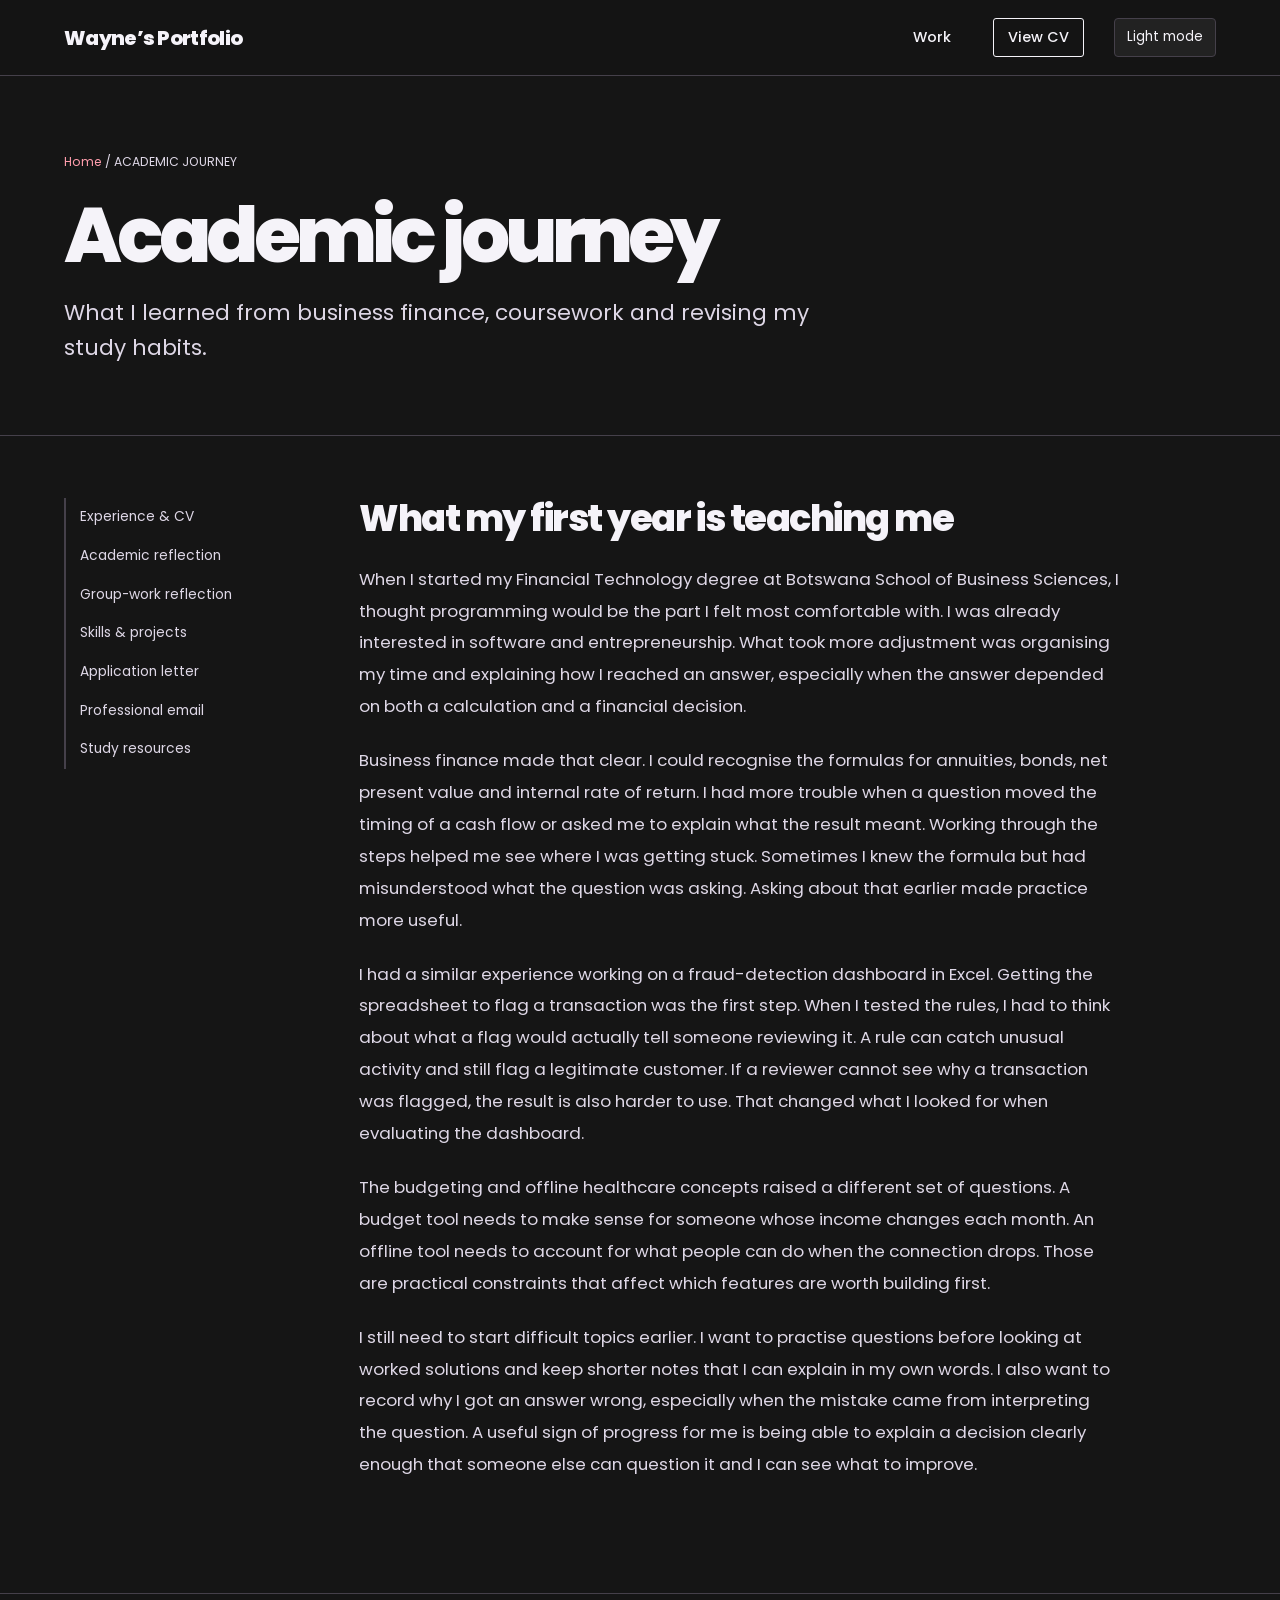
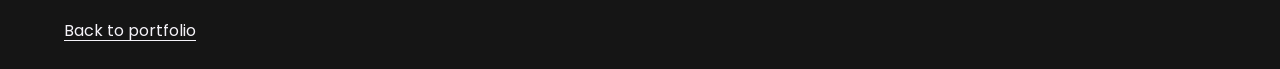
<file: academic-reflection.html>
<!doctype html><html lang="en"><head><meta charset="utf-8"><meta name="viewport" content="width=device-width, initial-scale=1"><meta name="theme-color" content="#151515"><meta name="description" content="A first-year reflection on learning finance, applying technology, developing study habits and growing at Botswana School of Business Sciences."><title>Academic Reflection | Wayne's Portfolio</title><link rel="stylesheet" href="assets/style.css"><link rel="stylesheet" href="assets/portfolio.css"><script src="assets/main.js" defer></script><script defer src="assets/theme.js"></script></head><body class="dark"><a class="skip" href="#main">Skip to main content</a><header class="site-header"><div class="wrap header-in"><a class="logo" href="index.html" aria-label="Wayne portfolio home">Wayne’s Portfolio</a><button class="menu-btn" type="button" aria-expanded="false" aria-controls="main-nav">Menu</button><nav class="nav" id="main-nav" aria-label="Main navigation">
  <a href="index.html#portfolio">Work</a>
  <a class="nav-cv" href="cv.html">View CV</a>
</nav><button type="button" class="theme-toggle" data-theme-toggle aria-label="Dark mode" aria-pressed="true"><span data-theme-label>Light mode</span></button></div></header><main id="main"><section class="page-hero"><div class="wrap"><div class="crumb"><a href="index.html">Home</a> / ACADEMIC JOURNEY</div><h1 class="display">Academic journey</h1><p class="lead">What I learned from business finance, coursework and revising my study habits.</p></div></section><div class="wrap content-area"><aside class="side" aria-label="Portfolio sections"><a href="cv.html">Experience & CV</a><a href="academic-reflection.html">Academic reflection</a><a href="group-reflection.html">Group-work reflection</a><a href="projects.html">Skills & projects</a><a href="application-letter.html">Application letter</a><a href="email-template.html">Professional email</a><a href="study-tips.html">Study resources</a></aside><div class="prose"><article id="reflection" class="prose"><h2>What my first year is teaching me</h2><p>When I started my Financial Technology degree at Botswana School of Business Sciences, I thought programming would be the part I felt most comfortable with. I was already interested in software and entrepreneurship. What took more adjustment was organising my time and explaining how I reached an answer, especially when the answer depended on both a calculation and a financial decision.</p><p>Business finance made that clear. I could recognise the formulas for annuities, bonds, net present value and internal rate of return. I had more trouble when a question moved the timing of a cash flow or asked me to explain what the result meant. Working through the steps helped me see where I was getting stuck. Sometimes I knew the formula but had misunderstood what the question was asking. Asking about that earlier made practice more useful.</p><p>I had a similar experience working on a fraud-detection dashboard in Excel. Getting the spreadsheet to flag a transaction was the first step. When I tested the rules, I had to think about what a flag would actually tell someone reviewing it. A rule can catch unusual activity and still flag a legitimate customer. If a reviewer cannot see why a transaction was flagged, the result is also harder to use. That changed what I looked for when evaluating the dashboard.</p><p>The budgeting and offline healthcare concepts raised a different set of questions. A budget tool needs to make sense for someone whose income changes each month. An offline tool needs to account for what people can do when the connection drops. Those are practical constraints that affect which features are worth building first.</p><p>I still need to start difficult topics earlier. I want to practise questions before looking at worked solutions and keep shorter notes that I can explain in my own words. I also want to record why I got an answer wrong, especially when the mistake came from interpreting the question. A useful sign of progress for me is being able to explain a decision clearly enough that someone else can question it and I can see what to improve.</p></article></div></div></main><footer class="footer"><div class="wrap"><a class="footer-home" href="index.html">Back to portfolio</a></div></footer></body></html>
</file>
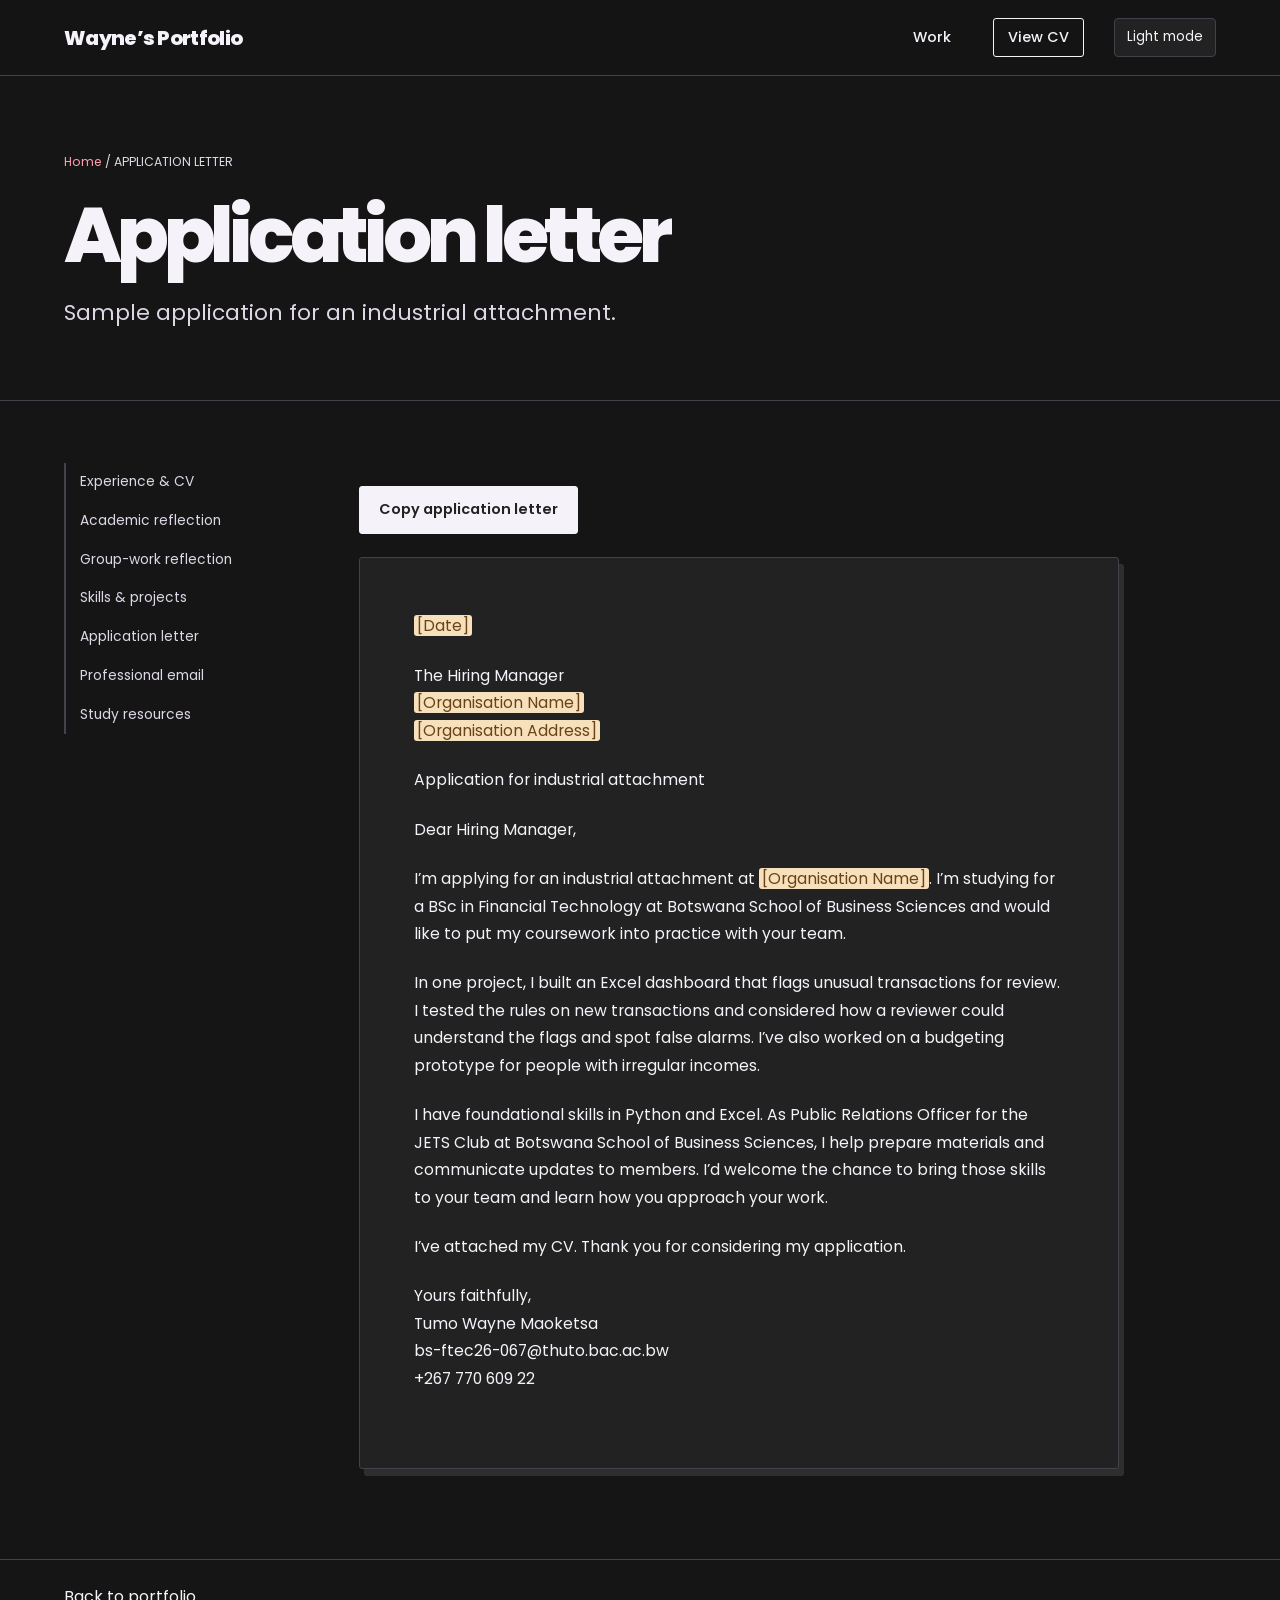
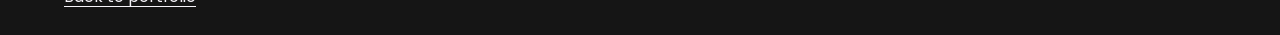
<file: application-letter.html>
<!doctype html><html lang="en"><head><meta charset="utf-8"><meta name="viewport" content="width=device-width, initial-scale=1"><meta name="theme-color" content="#151515"><meta name="description" content="A formal application letter for an industrial attachment placement in Financial Technology."><title>Application Letter | Wayne's Portfolio</title><link rel="stylesheet" href="assets/style.css"><link rel="stylesheet" href="assets/portfolio.css"><script src="assets/main.js" defer></script><script defer src="assets/theme.js"></script></head><body class="dark"><a class="skip" href="#main">Skip to main content</a><header class="site-header"><div class="wrap header-in"><a class="logo" href="index.html" aria-label="Wayne portfolio home">Wayne’s Portfolio</a><button class="menu-btn" type="button" aria-expanded="false" aria-controls="main-nav">Menu</button><nav class="nav" id="main-nav" aria-label="Main navigation">
  <a href="index.html#portfolio">Work</a>
  <a class="nav-cv" href="cv.html">View CV</a>
</nav><button type="button" class="theme-toggle" data-theme-toggle aria-label="Dark mode" aria-pressed="true"><span data-theme-label>Light mode</span></button></div></header><main id="main"><section class="page-hero"><div class="wrap"><div class="crumb"><a href="index.html">Home</a> / APPLICATION LETTER</div><h1 class="display">Application letter</h1><p class="lead">Sample application for an industrial attachment.</p></div></section><div class="wrap content-area"><aside class="side" aria-label="Portfolio sections"><a href="cv.html">Experience & CV</a><a href="academic-reflection.html">Academic reflection</a><a href="group-reflection.html">Group-work reflection</a><a href="projects.html">Skills & projects</a><a href="application-letter.html">Application letter</a><a href="email-template.html">Professional email</a><a href="study-tips.html">Study resources</a></aside><div class="prose"><div class="copy-actions"><button type="button" class="btn" data-copy="letter-source">Copy application letter</button><span class="copy-note" role="status"></span></div><div id="letter-source" class="letter-paper" data-raw="[Date]

The Hiring Manager
[Organisation Name]
[Organisation Address]

Application for industrial attachment

Dear Hiring Manager,

I’m applying for an industrial attachment at [Organisation Name]. I’m studying for a BSc in Financial Technology at Botswana School of Business Sciences and would like to put my coursework into practice with your team.

In one project, I built an Excel dashboard that flags unusual transactions for review. I tested the rules on new transactions and considered how a reviewer could understand the flags and spot false alarms. I’ve also worked on a budgeting prototype for people with irregular incomes.

I have foundational skills in Python and Excel. As Public Relations Officer for the JETS Club at Botswana School of Business Sciences, I help prepare materials and communicate updates to members. I’d welcome the chance to bring those skills to your team and learn how you approach your work.

I’ve attached my CV. Thank you for considering my application.

Yours faithfully,
Tumo Wayne Maoketsa
bs-ftec26-067@thuto.bac.ac.bw
+267 770 609 22"><p><span class="placeholder">[Date]</span></p><p>The Hiring Manager
<span class="placeholder">[Organisation Name]</span>
<span class="placeholder">[Organisation Address]</span></p><p>Application for industrial attachment</p><p>Dear Hiring Manager,</p><p>I’m applying for an industrial attachment at <span class="placeholder">[Organisation Name]</span>. I’m studying for a BSc in Financial Technology at Botswana School of Business Sciences and would like to put my coursework into practice with your team.</p><p>In one project, I built an Excel dashboard that flags unusual transactions for review. I tested the rules on new transactions and considered how a reviewer could understand the flags and spot false alarms. I’ve also worked on a budgeting prototype for people with irregular incomes.</p><p>I have foundational skills in Python and Excel. As Public Relations Officer for the JETS Club at Botswana School of Business Sciences, I help prepare materials and communicate updates to members. I’d welcome the chance to bring those skills to your team and learn how you approach your work.</p><p>I’ve attached my CV. Thank you for considering my application.</p><p>Yours faithfully,
Tumo Wayne Maoketsa
bs-ftec26-067@thuto.bac.ac.bw
+267 770 609 22</p></div></div></div></main><footer class="footer"><div class="wrap"><a class="footer-home" href="index.html">Back to portfolio</a></div></footer></body></html>
</file>
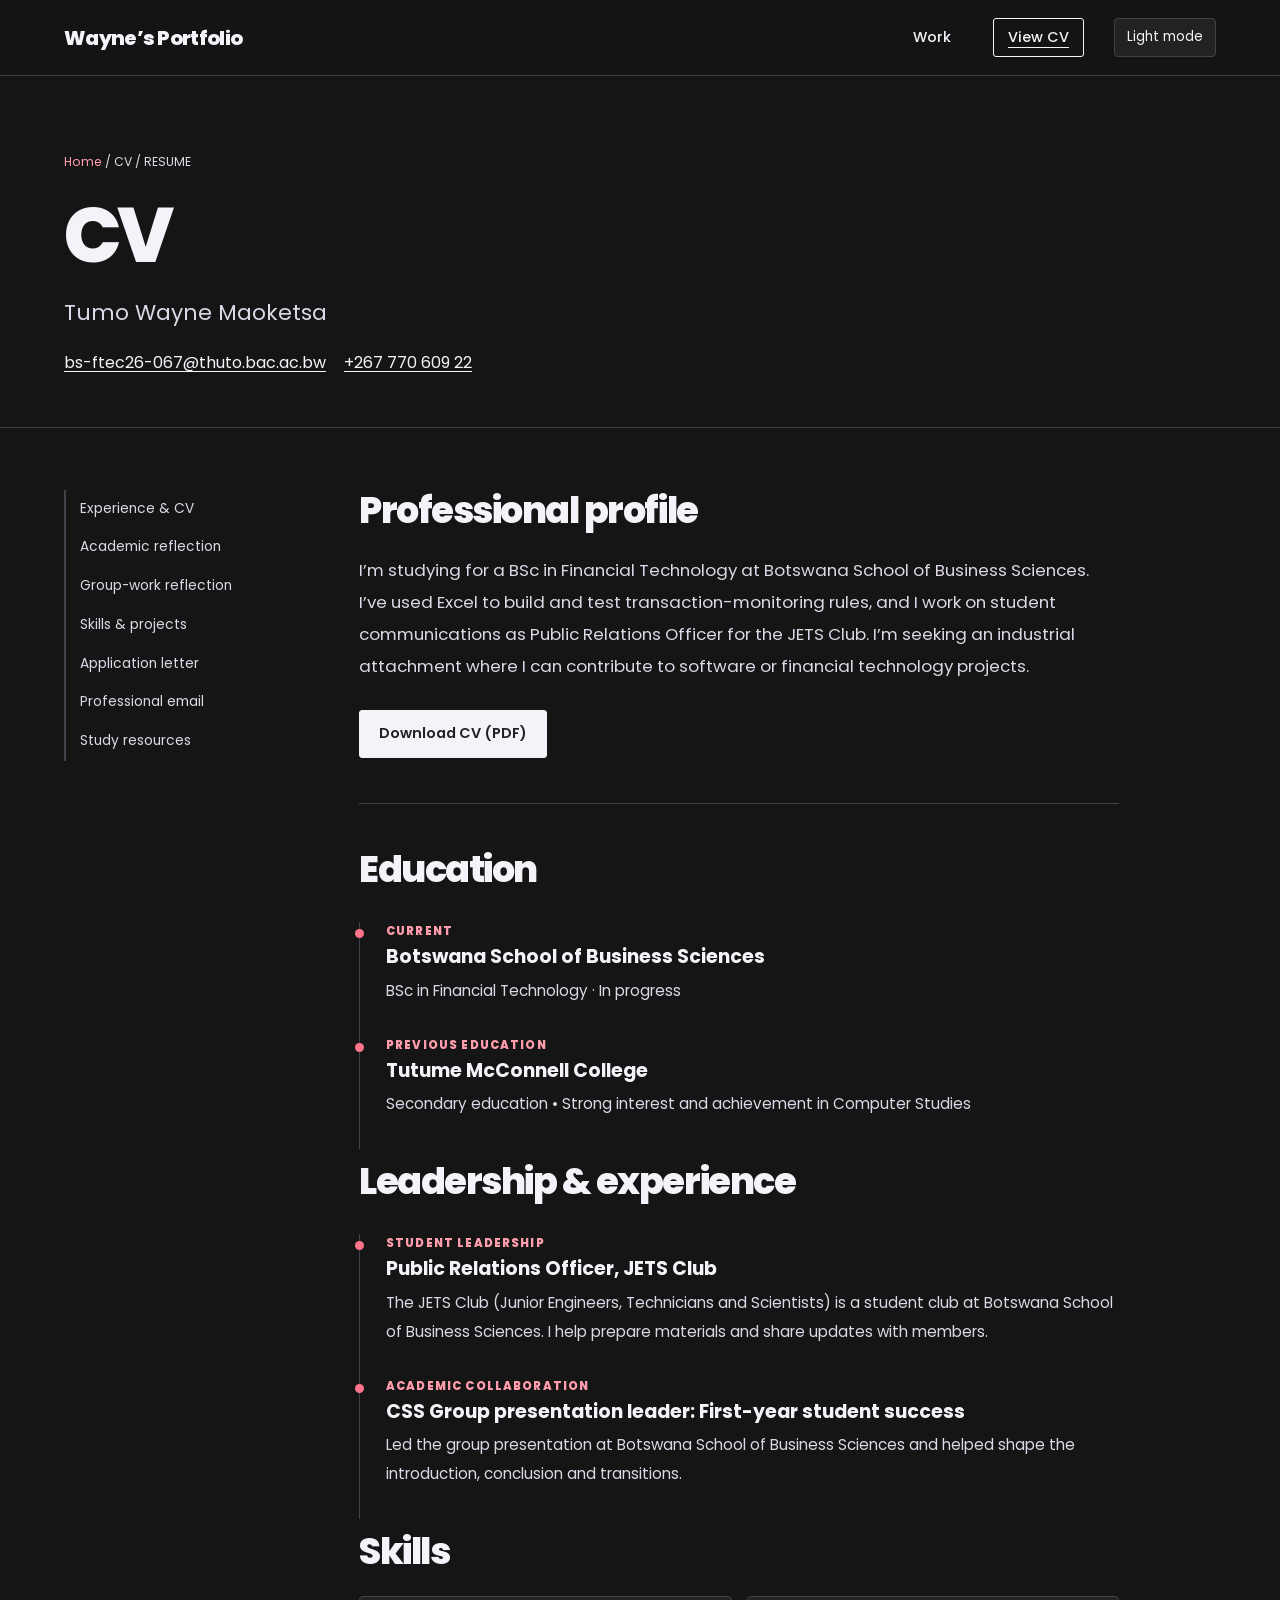
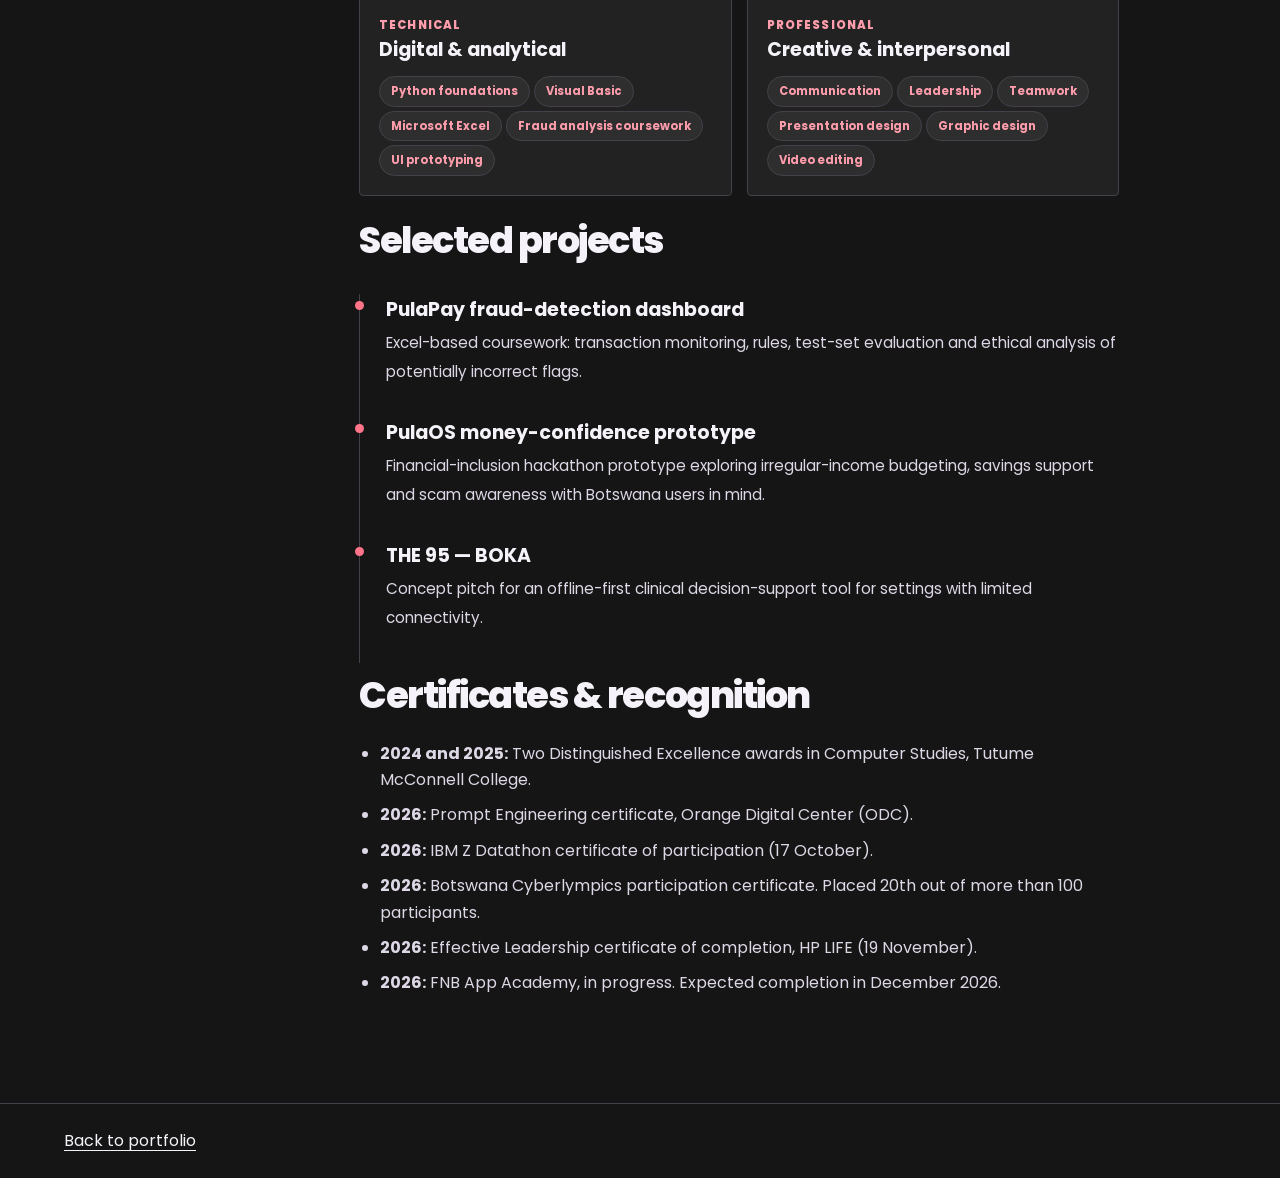
<file: cv.html>
<!doctype html><html lang="en"><head><meta charset="utf-8"><meta name="viewport" content="width=device-width, initial-scale=1"><meta name="theme-color" content="#151515"><meta name="description" content="Education, skills, leadership and projects from Tumo Wayne Maoketsa, a Financial Technology student at Botswana School of Business Sciences."><title>CV &amp; Experience | Wayne's Portfolio</title><link rel="stylesheet" href="assets/style.css"><link rel="stylesheet" href="assets/portfolio.css"><script src="assets/main.js" defer></script><script defer src="assets/theme.js"></script></head><body class="dark"><a class="skip" href="#main">Skip to main content</a><header class="site-header"><div class="wrap header-in"><a class="logo" href="index.html" aria-label="Wayne portfolio home">Wayne’s Portfolio</a><button class="menu-btn" type="button" aria-expanded="false" aria-controls="main-nav">Menu</button><nav class="nav" id="main-nav" aria-label="Main navigation">
  <a href="index.html#portfolio">Work</a>
  <a class="nav-cv" href="cv.html" aria-current="page">View CV</a>
</nav><button type="button" class="theme-toggle" data-theme-toggle aria-label="Dark mode" aria-pressed="true"><span data-theme-label>Light mode</span></button></div></header><main id="main"><section class="page-hero"><div class="wrap"><div class="crumb"><a href="index.html">Home</a> / CV / RESUME</div><h1 class="display">CV</h1><p class="lead">Tumo Wayne Maoketsa</p>
<address class="cv-contact"><a href="mailto:bs-ftec26-067@thuto.bac.ac.bw">bs-ftec26-067@thuto.bac.ac.bw</a> <a href="tel:+26777060922">+267 770 609 22</a></address></div></section><div class="wrap content-area"><aside class="side" aria-label="Portfolio sections"><a href="cv.html">Experience & CV</a><a href="academic-reflection.html">Academic reflection</a><a href="group-reflection.html">Group-work reflection</a><a href="projects.html">Skills & projects</a><a href="application-letter.html">Application letter</a><a href="email-template.html">Professional email</a><a href="study-tips.html">Study resources</a></aside><div class="prose"><section id="profile"><h2>Professional profile</h2><p>I’m studying for a BSc in Financial Technology at Botswana School of Business Sciences. I’ve used Excel to build and test transaction-monitoring rules, and I work on student communications as Public Relations Officer for the JETS Club. I’m seeking an industrial attachment where I can contribute to software or financial technology projects.</p><div class="actions"><a class="btn" href="assets/Wayne_CV.pdf" download>Download CV (PDF)</a></div></section><hr class="divider"><section id="education"><h2>Education</h2><div class="timeline"><div class="timeline-item"><div class="number">CURRENT</div><h3>Botswana School of Business Sciences</h3><p>BSc in Financial Technology · In progress</p></div><div class="timeline-item"><div class="number">PREVIOUS EDUCATION</div><h3>Tutume McConnell College</h3><p>Secondary education • Strong interest and achievement in Computer Studies</p></div></div></section><section id="experience"><h2>Leadership & experience</h2><div class="timeline"><div class="timeline-item"><div class="number">STUDENT LEADERSHIP</div><h3>Public Relations Officer, JETS Club</h3><p>The JETS Club (Junior Engineers, Technicians and Scientists) is a student club at Botswana School of Business Sciences. I help prepare materials and share updates with members.</p></div><div class="timeline-item"><div class="number">ACADEMIC COLLABORATION</div><h3>CSS Group presentation leader: First-year student success</h3><p>Led the group presentation at Botswana School of Business Sciences and helped shape the introduction, conclusion and transitions.</p></div></div></section><section id="skills"><h2>Skills</h2><div class="skill-row"><div class="card"><div class="number">TECHNICAL</div><h3>Digital & analytical</h3><div class="pill-group"><span class="pill">Python foundations</span><span class="pill">Visual Basic</span><span class="pill">Microsoft Excel</span><span class="pill">Fraud analysis coursework</span><span class="pill">UI prototyping</span></div></div><div class="card"><div class="number">PROFESSIONAL</div><h3>Creative & interpersonal</h3><div class="pill-group"><span class="pill">Communication</span><span class="pill">Leadership</span><span class="pill">Teamwork</span><span class="pill">Presentation design</span><span class="pill">Graphic design</span><span class="pill">Video editing</span></div></div></div></section><section id="projects"><h2>Selected projects</h2><div class="timeline"><div class="timeline-item"><h3>PulaPay fraud-detection dashboard</h3><p>Excel-based coursework: transaction monitoring, rules, test-set evaluation and ethical analysis of potentially incorrect flags.</p></div><div class="timeline-item"><h3>PulaOS money-confidence prototype</h3><p>Financial-inclusion hackathon prototype exploring irregular-income budgeting, savings support and scam awareness with Botswana users in mind.</p></div><div class="timeline-item"><h3>THE 95 — BOKA</h3><p>Concept pitch for an offline-first clinical decision-support tool for settings with limited connectivity.</p></div></div></section><section id="recognition"><h2>Certificates &amp; recognition</h2><ul class="detail-list">
<li><strong>2024 and 2025:</strong> Two Distinguished Excellence awards in Computer Studies, Tutume McConnell College.</li>
<li><strong>2026:</strong> Prompt Engineering certificate, Orange Digital Center (ODC).</li>
<li><strong>2026:</strong> IBM Z Datathon certificate of participation (17 October).</li>
<li><strong>2026:</strong> Botswana Cyberlympics participation certificate. Placed 20th out of more than 100 participants.</li>
<li><strong>2026:</strong> Effective Leadership certificate of completion, HP LIFE (19 November).</li>
<li><strong>2026:</strong> FNB App Academy, in progress. Expected completion in December 2026.</li>
</ul></section></div></div></main><footer class="footer"><div class="wrap"><a class="footer-home" href="index.html">Back to portfolio</a></div></footer></body></html>
</file>
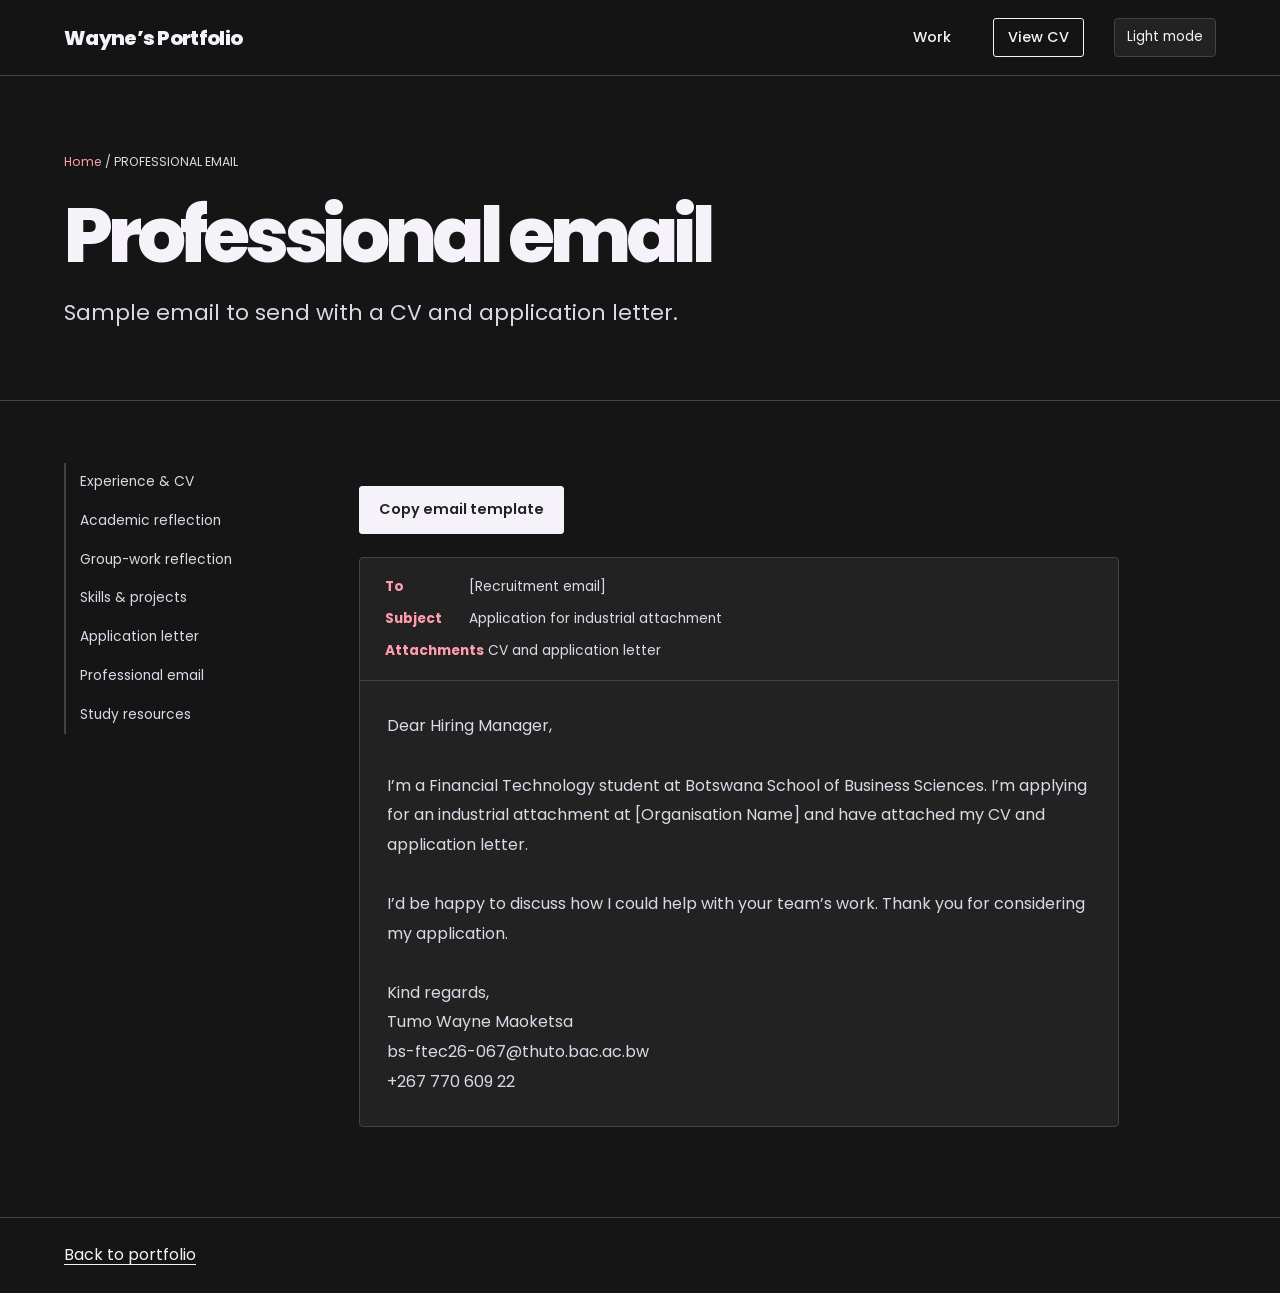
<file: email-template.html>
<!doctype html><html lang="en"><head><meta charset="utf-8"><meta name="viewport" content="width=device-width, initial-scale=1"><meta name="theme-color" content="#151515"><meta name="description" content="A professional email template to accompany Tumo Wayne Maoketsa’s industrial attachment CV and application letter."><title>Professional Email | Wayne's Portfolio</title><link rel="stylesheet" href="assets/style.css"><link rel="stylesheet" href="assets/portfolio.css"><script src="assets/main.js" defer></script><script defer src="assets/theme.js"></script></head><body class="dark"><a class="skip" href="#main">Skip to main content</a><header class="site-header"><div class="wrap header-in"><a class="logo" href="index.html" aria-label="Wayne portfolio home">Wayne’s Portfolio</a><button class="menu-btn" type="button" aria-expanded="false" aria-controls="main-nav">Menu</button><nav class="nav" id="main-nav" aria-label="Main navigation">
  <a href="index.html#portfolio">Work</a>
  <a class="nav-cv" href="cv.html">View CV</a>
</nav><button type="button" class="theme-toggle" data-theme-toggle aria-label="Dark mode" aria-pressed="true"><span data-theme-label>Light mode</span></button></div></header><main id="main"><section class="page-hero"><div class="wrap"><div class="crumb"><a href="index.html">Home</a> / PROFESSIONAL EMAIL</div><h1 class="display">Professional email</h1><p class="lead">Sample email to send with a CV and application letter.</p></div></section><div class="wrap content-area"><aside class="side" aria-label="Portfolio sections"><a href="cv.html">Experience & CV</a><a href="academic-reflection.html">Academic reflection</a><a href="group-reflection.html">Group-work reflection</a><a href="projects.html">Skills & projects</a><a href="application-letter.html">Application letter</a><a href="email-template.html">Professional email</a><a href="study-tips.html">Study resources</a></aside><div class="prose"><div class="copy-actions"><button type="button" class="btn" data-copy="email-source">Copy email template</button><span class="copy-note" role="status"></span></div><div class="email-paper"><div class="email-head"><div><b>To</b> [Recruitment email]</div><div><b>Subject</b> Application for industrial attachment</div><div><b>Attachments</b> CV and application letter</div></div><div id="email-source" class="email-body" data-raw="To: [Recruitment email]
Subject: Application for industrial attachment

Dear Hiring Manager,

I’m a Financial Technology student at Botswana School of Business Sciences. I’m applying for an industrial attachment at [Organisation Name] and have attached my CV and application letter.

I’d be happy to discuss how I could help with your team’s work. Thank you for considering my application.

Kind regards,
Tumo Wayne Maoketsa
bs-ftec26-067@thuto.bac.ac.bw
+267 770 609 22">Dear Hiring Manager,

I’m a Financial Technology student at Botswana School of Business Sciences. I’m applying for an industrial attachment at [Organisation Name] and have attached my CV and application letter.

I’d be happy to discuss how I could help with your team’s work. Thank you for considering my application.

Kind regards,
Tumo Wayne Maoketsa
bs-ftec26-067@thuto.bac.ac.bw
+267 770 609 22</div></div></div></div></main><footer class="footer"><div class="wrap"><a class="footer-home" href="index.html">Back to portfolio</a></div></footer></body></html>
</file>
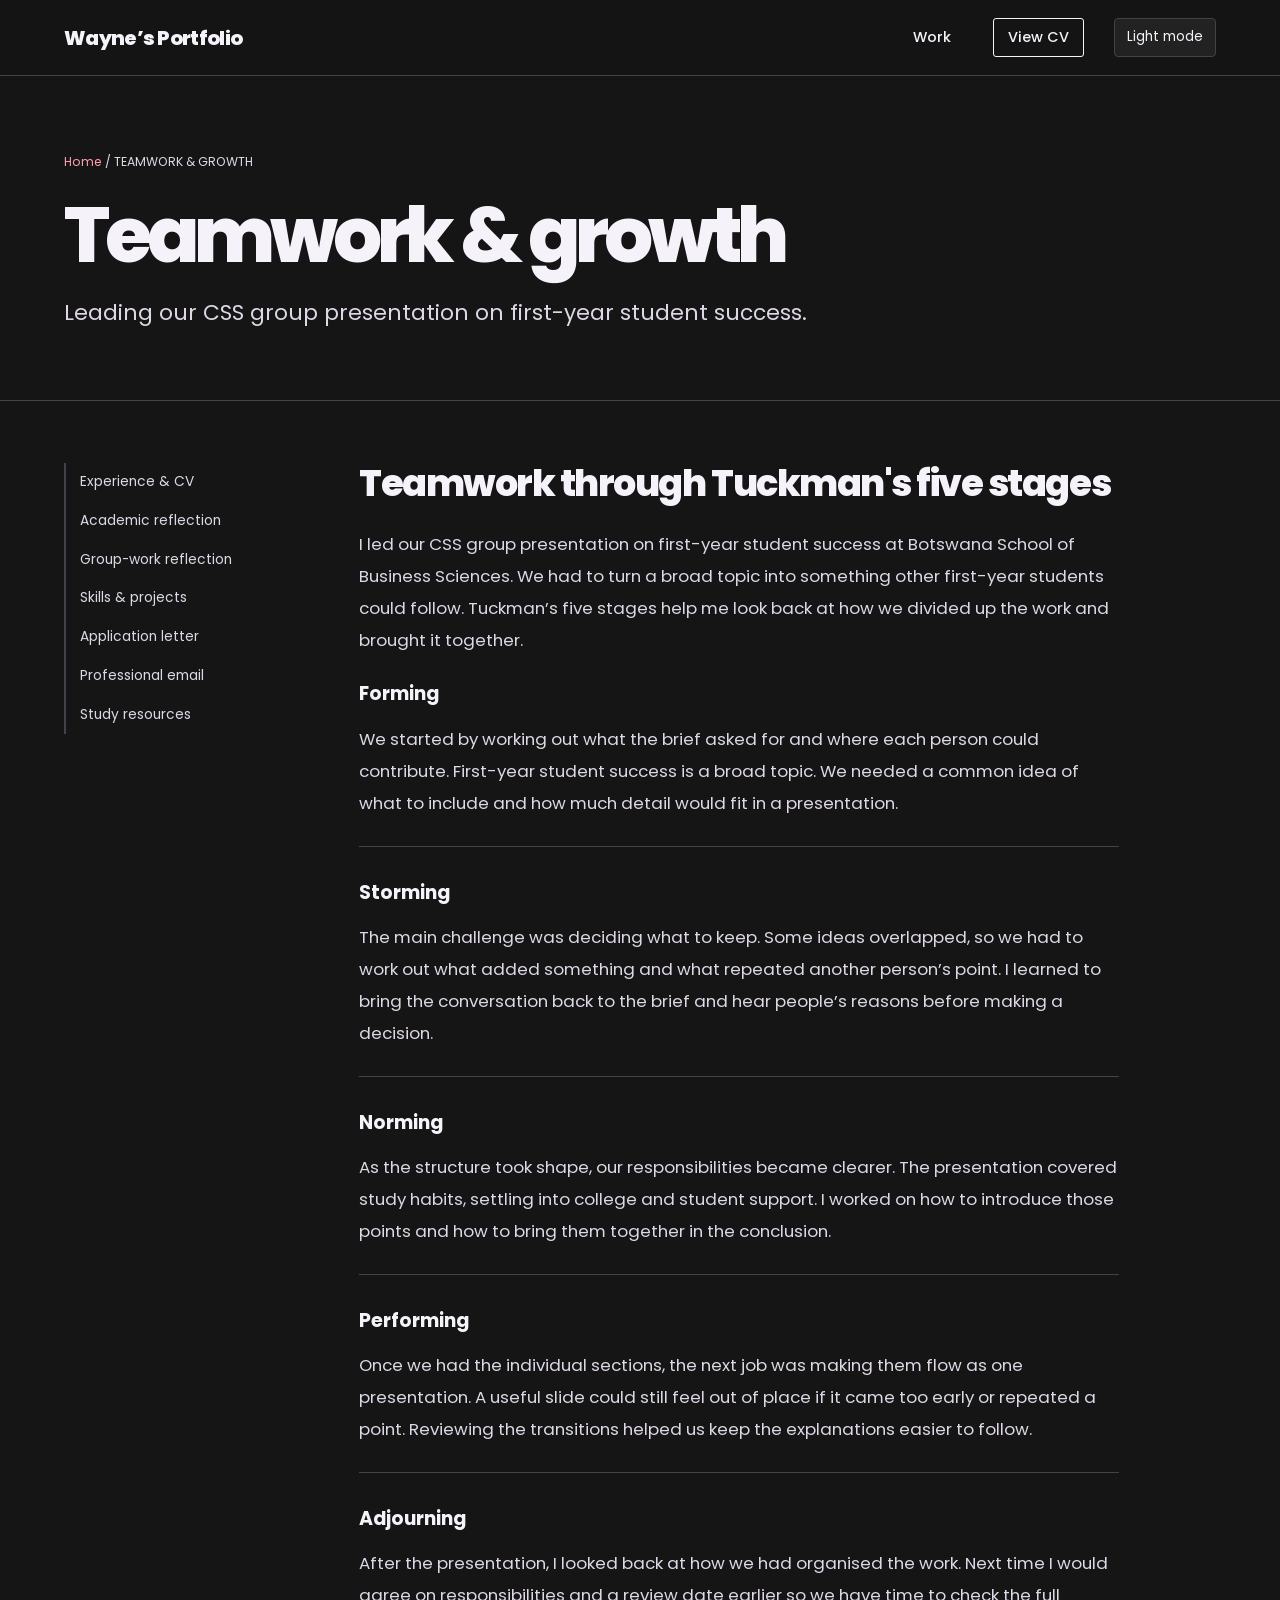
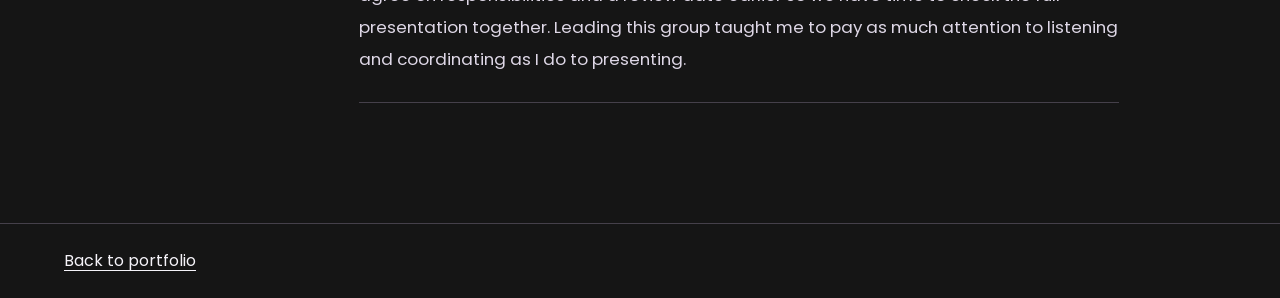
<file: group-reflection.html>
<!doctype html><html lang="en"><head><meta charset="utf-8"><meta name="viewport" content="width=device-width, initial-scale=1"><meta name="theme-color" content="#151515"><meta name="description" content="A reflection on teamwork using Tuckman’s forming, storming, norming, performing and adjourning stages."><title>Group Work Reflection | Wayne's Portfolio</title><link rel="stylesheet" href="assets/style.css"><link rel="stylesheet" href="assets/portfolio.css"><script src="assets/main.js" defer></script><script defer src="assets/theme.js"></script></head><body class="dark"><a class="skip" href="#main">Skip to main content</a><header class="site-header"><div class="wrap header-in"><a class="logo" href="index.html" aria-label="Wayne portfolio home">Wayne’s Portfolio</a><button class="menu-btn" type="button" aria-expanded="false" aria-controls="main-nav">Menu</button><nav class="nav" id="main-nav" aria-label="Main navigation">
  <a href="index.html#portfolio">Work</a>
  <a class="nav-cv" href="cv.html">View CV</a>
</nav><button type="button" class="theme-toggle" data-theme-toggle aria-label="Dark mode" aria-pressed="true"><span data-theme-label>Light mode</span></button></div></header><main id="main"><section class="page-hero"><div class="wrap"><div class="crumb"><a href="index.html">Home</a> / TEAMWORK &amp; GROWTH</div><h1 class="display">Teamwork & growth</h1><p class="lead">Leading our CSS group presentation on first-year student success.</p></div></section><div class="wrap content-area"><aside class="side" aria-label="Portfolio sections"><a href="cv.html">Experience & CV</a><a href="academic-reflection.html">Academic reflection</a><a href="group-reflection.html">Group-work reflection</a><a href="projects.html">Skills & projects</a><a href="application-letter.html">Application letter</a><a href="email-template.html">Professional email</a><a href="study-tips.html">Study resources</a></aside><div class="prose"><article id="teamwork" class="prose"><h2>Teamwork through Tuckman's five stages</h2><p>I led our CSS group presentation on first-year student success at Botswana School of Business Sciences. We had to turn a broad topic into something other first-year students could follow. Tuckman’s five stages help me look back at how we divided up the work and brought it together.</p><section class="stage" id="stage-1"><h3>Forming</h3><p>We started by working out what the brief asked for and where each person could contribute. First-year student success is a broad topic. We needed a common idea of what to include and how much detail would fit in a presentation.</p></section><section class="stage" id="stage-2"><h3>Storming</h3><p>The main challenge was deciding what to keep. Some ideas overlapped, so we had to work out what added something and what repeated another person’s point. I learned to bring the conversation back to the brief and hear people’s reasons before making a decision.</p></section><section class="stage" id="stage-3"><h3>Norming</h3><p>As the structure took shape, our responsibilities became clearer. The presentation covered study habits, settling into college and student support. I worked on how to introduce those points and how to bring them together in the conclusion.</p></section><section class="stage" id="stage-4"><h3>Performing</h3><p>Once we had the individual sections, the next job was making them flow as one presentation. A useful slide could still feel out of place if it came too early or repeated a point. Reviewing the transitions helped us keep the explanations easier to follow.</p></section><section class="stage" id="stage-5"><h3>Adjourning</h3><p>After the presentation, I looked back at how we had organised the work. Next time I would agree on responsibilities and a review date earlier so we have time to check the full presentation together. Leading this group taught me to pay as much attention to listening and coordinating as I do to presenting.</p></section></article></div></div></main><footer class="footer"><div class="wrap"><a class="footer-home" href="index.html">Back to portfolio</a></div></footer></body></html>
</file>
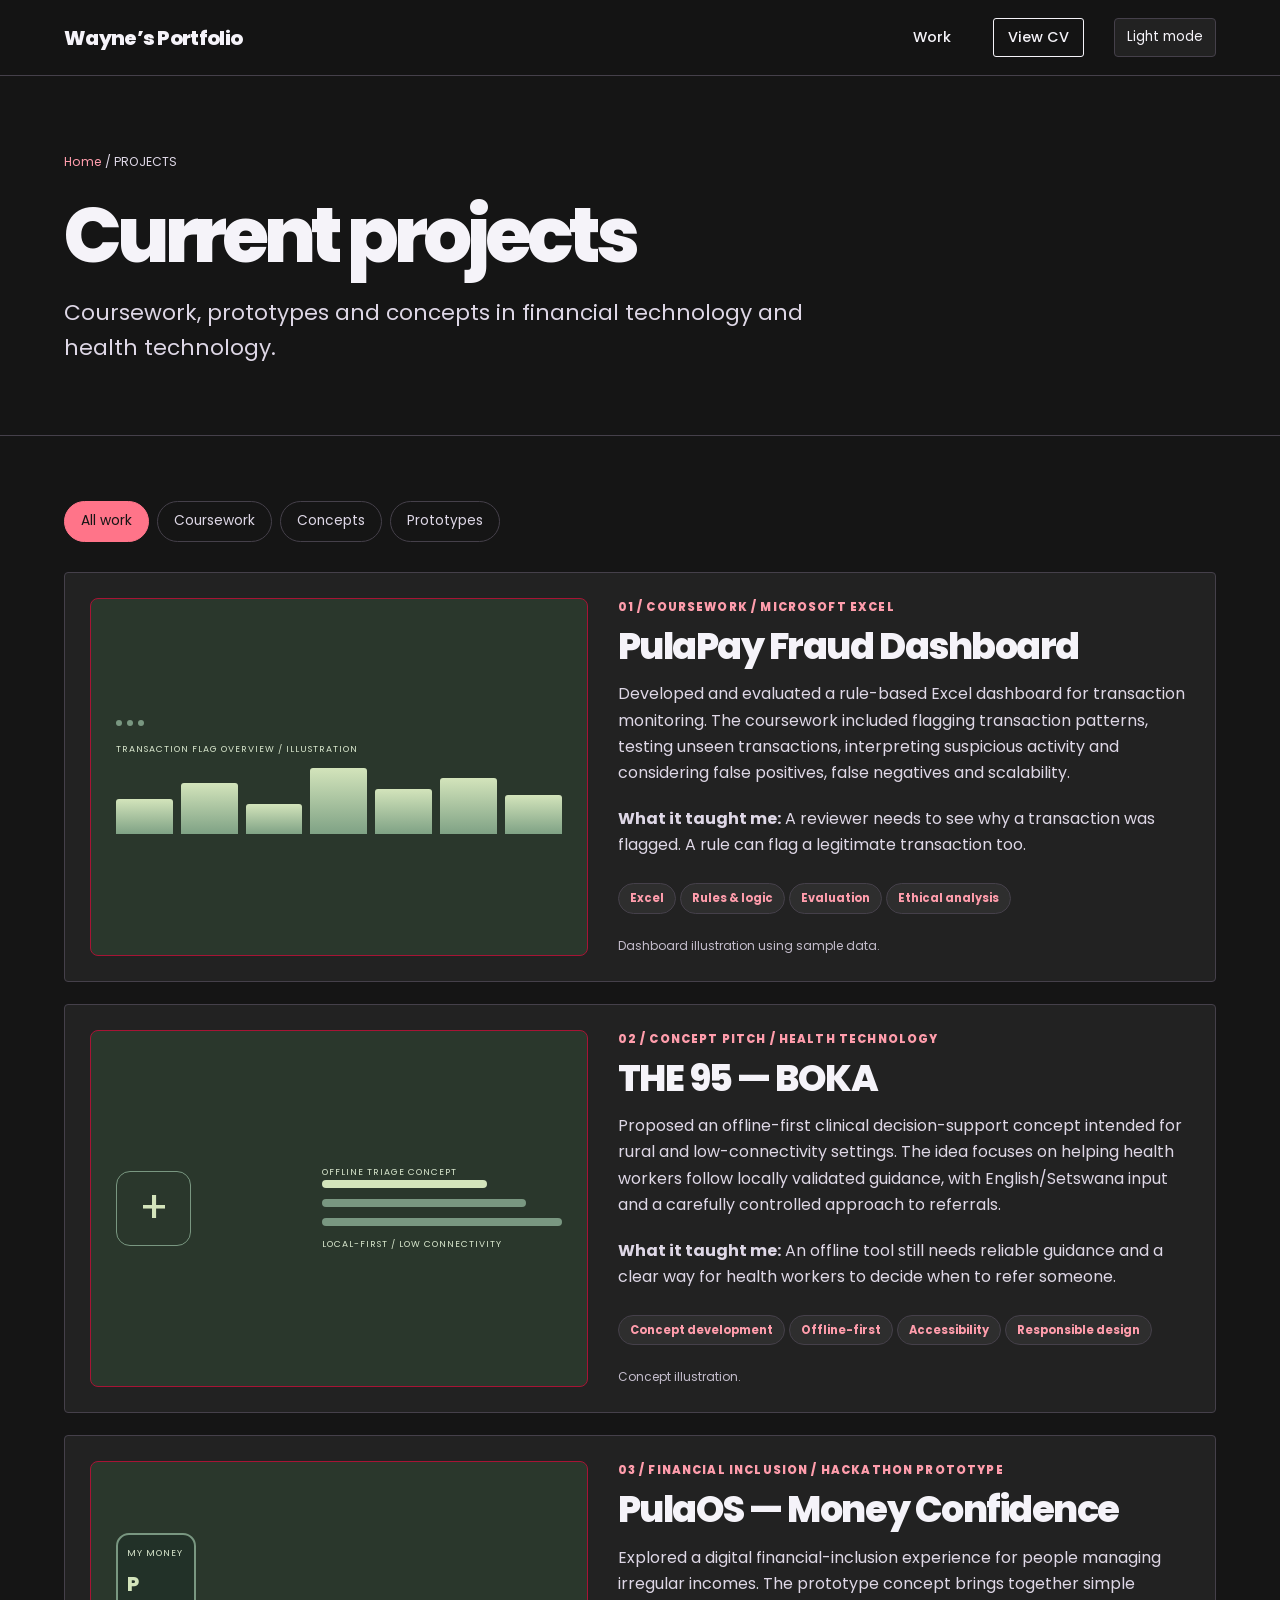
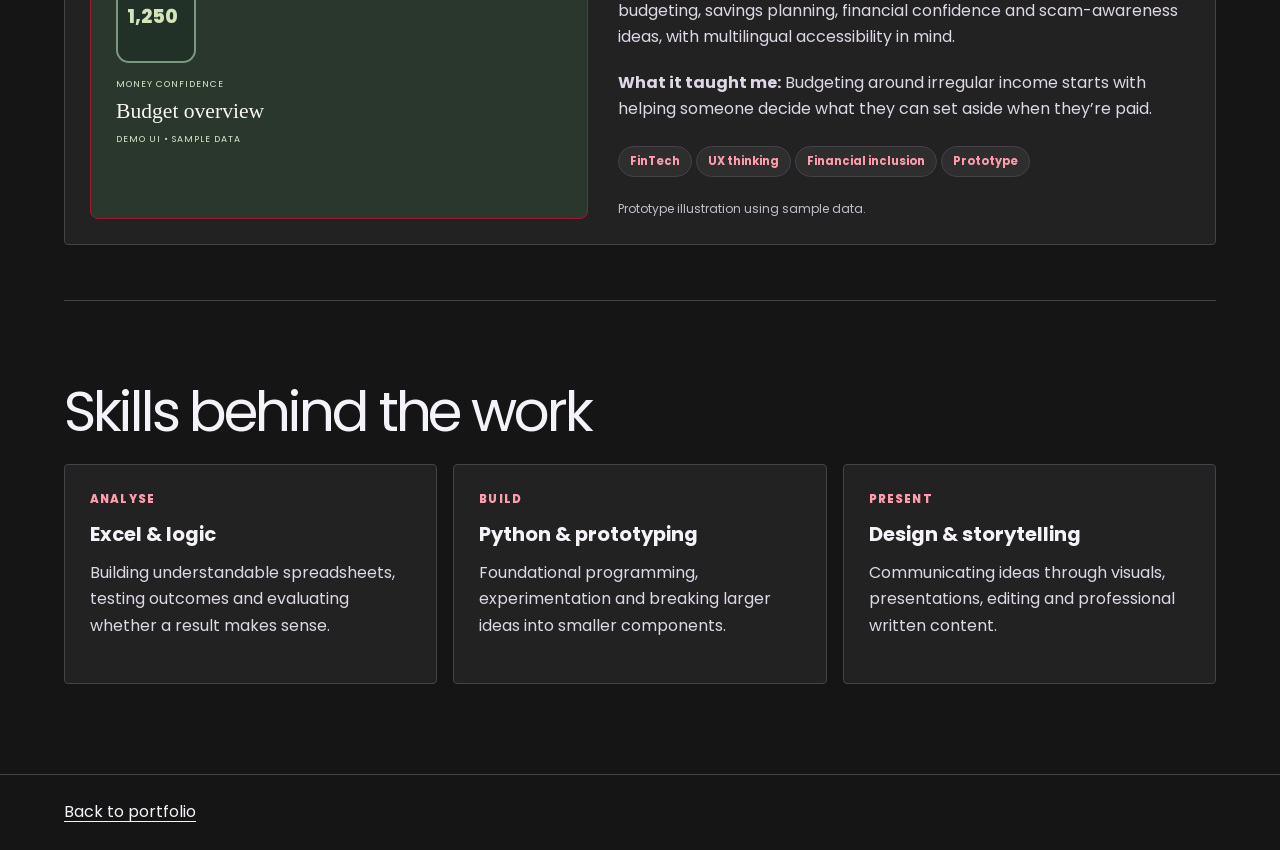
<file: projects.html>
<!doctype html><html lang="en"><head><meta charset="utf-8"><meta name="viewport" content="width=device-width, initial-scale=1"><meta name="theme-color" content="#151515"><meta name="description" content="PulaPay fraud dashboard, THE 95 BOKA concept and a PulaOS financial inclusion prototype, plus the skills behind them."><title>Skills &amp; Projects | Wayne's Portfolio</title><link rel="stylesheet" href="assets/style.css"><link rel="stylesheet" href="assets/portfolio.css"><script src="assets/main.js" defer></script><script defer src="assets/theme.js"></script></head><body class="dark"><a class="skip" href="#main">Skip to main content</a><header class="site-header"><div class="wrap header-in"><a class="logo" href="index.html" aria-label="Wayne portfolio home">Wayne’s Portfolio</a><button class="menu-btn" type="button" aria-expanded="false" aria-controls="main-nav">Menu</button><nav class="nav" id="main-nav" aria-label="Main navigation">
  <a href="index.html#portfolio">Work</a>
  <a class="nav-cv" href="cv.html">View CV</a>
</nav><button type="button" class="theme-toggle" data-theme-toggle aria-label="Dark mode" aria-pressed="true"><span data-theme-label>Light mode</span></button></div></header><main id="main"><section class="page-hero"><div class="wrap"><div class="crumb"><a href="index.html">Home</a> / PROJECTS</div><h1 class="display">Current projects</h1><p class="lead">Coursework, prototypes and concepts in financial technology and health technology.</p></div></section><div class="wrap" style="padding:35px 0 90px"><div class="filterbar" role="group" aria-label="Filter projects"><button class="selected" type="button" data-filter="all" aria-pressed="true">All work</button><button type="button" data-filter="coursework" aria-pressed="false">Coursework</button><button type="button" data-filter="concept" aria-pressed="false">Concepts</button><button type="button" data-filter="prototype" aria-pressed="false">Prototypes</button></div><div class="project-stack">
<article class="project-large" id="pulapay" data-category="coursework"><div class="preview" aria-label="Illustrative dashboard design, not a project screenshot"><div class="preview-top"><span></span><span></span><span></span></div><span class="mini-label">TRANSACTION FLAG OVERVIEW / ILLUSTRATION</span><div class="mini-bars"><i style="height:48%"></i><i style="height:70%"></i><i style="height:41%"></i><i style="height:91%"></i><i style="height:62%"></i><i style="height:77%"></i><i style="height:53%"></i></div></div><div><div class="number">01 / COURSEWORK / MICROSOFT EXCEL</div><h2>PulaPay Fraud Dashboard</h2><p>Developed and evaluated a rule-based Excel dashboard for transaction monitoring. The coursework included flagging transaction patterns, testing unseen transactions, interpreting suspicious activity and considering false positives, false negatives and scalability.</p><p><strong>What it taught me:</strong> A reviewer needs to see why a transaction was flagged. A rule can flag a legitimate transaction too.</p><div class="pill-group"><span class="pill">Excel</span><span class="pill">Rules & logic</span><span class="pill">Evaluation</span><span class="pill">Ethical analysis</span></div><p class="footnote">Dashboard illustration using sample data.</p></div></article>
<article class="project-large" id="boka" data-category="concept"><div class="preview boka" aria-label="Illustrative offline-clinic concept, not a deployed medical system"><div class="mini-health" aria-hidden="true">+</div><div class="mini-lines"><div class="mini-label">OFFLINE TRIAGE CONCEPT</div><i></i><i></i><i></i><div class="mini-label">LOCAL-FIRST / LOW CONNECTIVITY</div></div></div><div><div class="number">02 / CONCEPT PITCH / HEALTH TECHNOLOGY</div><h2>THE 95 — BOKA</h2><p>Proposed an offline-first clinical decision-support concept intended for rural and low-connectivity settings. The idea focuses on helping health workers follow locally validated guidance, with English/Setswana input and a carefully controlled approach to referrals.</p><p><strong>What it taught me:</strong> An offline tool still needs reliable guidance and a clear way for health workers to decide when to refer someone.</p><div class="pill-group"><span class="pill">Concept development</span><span class="pill">Offline-first</span><span class="pill">Accessibility</span><span class="pill">Responsible design</span></div><p class="footnote">Concept illustration.</p></div></article>
<article class="project-large" id="pulaos" data-category="prototype"><div class="preview pula" aria-label="Illustrative financial wellbeing interface, not a live bank account"><div class="mini-phone"><div class="mini-label">MY MONEY</div><div class="amount">P 1,250</div><span></span><span></span><span></span></div><div><div class="mini-label">MONEY CONFIDENCE</div><h3 style="font-family:Georgia;font-weight:400;line-height:1.2;margin:7px 0;font-size:1.35rem">Budget overview</h3><div class="mini-label">DEMO UI • SAMPLE DATA</div></div></div><div><div class="number">03 / FINANCIAL INCLUSION / HACKATHON PROTOTYPE</div><h2>PulaOS — Money Confidence</h2><p>Explored a digital financial-inclusion experience for people managing irregular incomes. The prototype concept brings together simple budgeting, savings planning, financial confidence and scam-awareness ideas, with multilingual accessibility in mind.</p><p><strong>What it taught me:</strong> Budgeting around irregular income starts with helping someone decide what they can set aside when they’re paid.</p><div class="pill-group"><span class="pill">FinTech</span><span class="pill">UX thinking</span><span class="pill">Financial inclusion</span><span class="pill">Prototype</span></div><p class="footnote">Prototype illustration using sample data.</p></div></article></div>
<section class="section" style="padding-bottom:0;margin-top:55px"><h2 class="section-title">Skills behind the work</h2><div class="grid-3" style="margin-top:22px"><div class="card"><div class="number">ANALYSE</div><h3>Excel & logic</h3><p>Building understandable spreadsheets, testing outcomes and evaluating whether a result makes sense.</p></div><div class="card"><div class="number">BUILD</div><h3>Python & prototyping</h3><p>Foundational programming, experimentation and breaking larger ideas into smaller components.</p></div><div class="card"><div class="number">PRESENT</div><h3>Design & storytelling</h3><p>Communicating ideas through visuals, presentations, editing and professional written content.</p></div></div></section></div></main><footer class="footer"><div class="wrap"><a class="footer-home" href="index.html">Back to portfolio</a></div></footer></body></html>
</file>
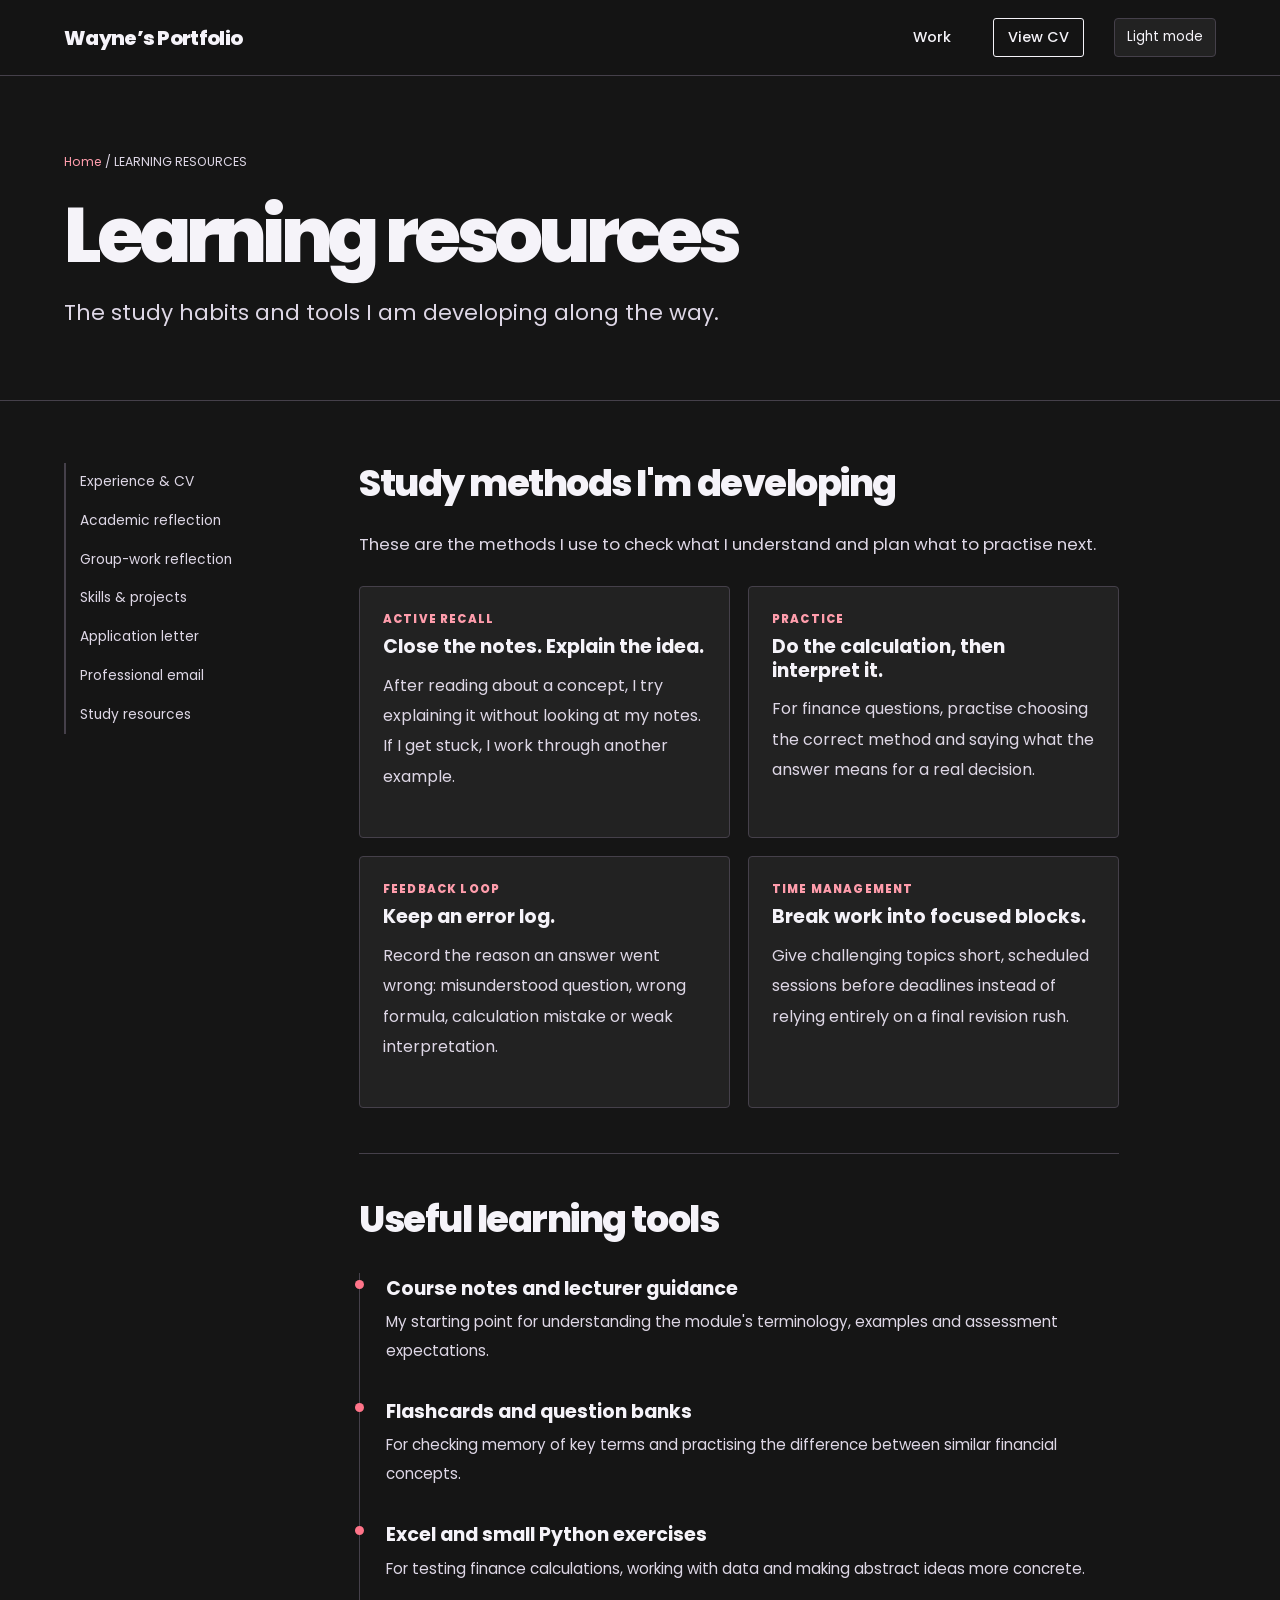
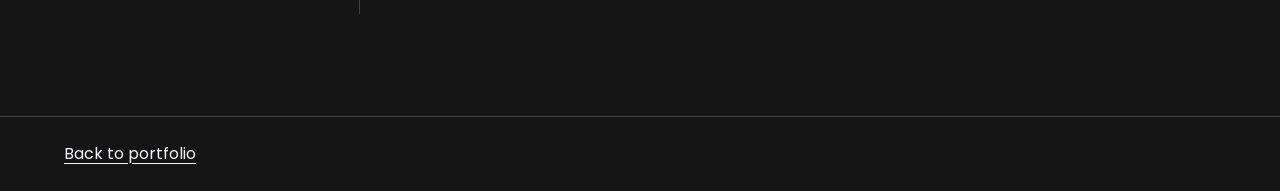
<file: study-tips.html>
<!doctype html><html lang="en"><head><meta charset="utf-8"><meta name="viewport" content="width=device-width, initial-scale=1"><meta name="theme-color" content="#151515"><meta name="description" content="Practical study methods including active recall, practice questions, reviewing errors and structured time management."><title>Study Tips | Wayne's Portfolio</title><link rel="stylesheet" href="assets/style.css"><link rel="stylesheet" href="assets/portfolio.css"><script src="assets/main.js" defer></script><script defer src="assets/theme.js"></script></head><body class="dark"><a class="skip" href="#main">Skip to main content</a><header class="site-header"><div class="wrap header-in"><a class="logo" href="index.html" aria-label="Wayne portfolio home">Wayne’s Portfolio</a><button class="menu-btn" type="button" aria-expanded="false" aria-controls="main-nav">Menu</button><nav class="nav" id="main-nav" aria-label="Main navigation">
  <a href="index.html#portfolio">Work</a>
  <a class="nav-cv" href="cv.html">View CV</a>
</nav><button type="button" class="theme-toggle" data-theme-toggle aria-label="Dark mode" aria-pressed="true"><span data-theme-label>Light mode</span></button></div></header><main id="main"><section class="page-hero"><div class="wrap"><div class="crumb"><a href="index.html">Home</a> / LEARNING RESOURCES</div><h1 class="display">Learning resources</h1><p class="lead">The study habits and tools I am developing along the way.</p></div></section><div class="wrap content-area"><aside class="side" aria-label="Portfolio sections"><a href="cv.html">Experience & CV</a><a href="academic-reflection.html">Academic reflection</a><a href="group-reflection.html">Group-work reflection</a><a href="projects.html">Skills & projects</a><a href="application-letter.html">Application letter</a><a href="email-template.html">Professional email</a><a href="study-tips.html">Study resources</a></aside><div class="prose"><section id="methods"><h2>Study methods I'm developing</h2><p>These are the methods I use to check what I understand and plan what to practise next.</p><div class="resource-grid"><article class="card"><div class="number">ACTIVE RECALL</div><h3>Close the notes. Explain the idea.</h3><p>After reading about a concept, I try explaining it without looking at my notes. If I get stuck, I work through another example.</p></article><article class="card"><div class="number">PRACTICE</div><h3>Do the calculation, then interpret it.</h3><p>For finance questions, practise choosing the correct method and saying what the answer means for a real decision.</p></article><article class="card"><div class="number">FEEDBACK LOOP</div><h3>Keep an error log.</h3><p>Record the reason an answer went wrong: misunderstood question, wrong formula, calculation mistake or weak interpretation.</p></article><article class="card"><div class="number">TIME MANAGEMENT</div><h3>Break work into focused blocks.</h3><p>Give challenging topics short, scheduled sessions before deadlines instead of relying entirely on a final revision rush.</p></article></div></section><hr class="divider"><section id="resources"><h2>Useful learning tools</h2><div class="timeline"><div class="timeline-item"><h3>Course notes and lecturer guidance</h3><p>My starting point for understanding the module's terminology, examples and assessment expectations.</p></div><div class="timeline-item"><h3>Flashcards and question banks</h3><p>For checking memory of key terms and practising the difference between similar financial concepts.</p></div><div class="timeline-item"><h3>Excel and small Python exercises</h3><p>For testing finance calculations, working with data and making abstract ideas more concrete.</p></div></div></section></div></div></main><footer class="footer"><div class="wrap"><a class="footer-home" href="index.html">Back to portfolio</a></div></footer></body></html>
</file>
<file: assets/style.css>
:root{--bg:#0a1116;--panel:#111d22;--panel2:#14252a;--ink:#edf5ed;--muted:#9bb1ac;--muted2:#79938c;--line:#29413e;--accent:#bafa79;--accent2:#71dfc5;--orange:#ffb98a;--max:1190px;--body:system-ui,-apple-system,BlinkMacSystemFont,"Segoe UI",sans-serif;--display:Georgia,"Times New Roman",serif}
*{box-sizing:border-box}html{scroll-behavior:smooth}body{margin:0;background:var(--bg);color:var(--ink);font-family:var(--body);font-size:16px;line-height:1.65;-webkit-font-smoothing:antialiased}body:before{content:"";position:fixed;inset:0;z-index:-1;pointer-events:none;background:radial-gradient(ellipse 60% 35% at 94% -6%,#1e443a99,transparent),radial-gradient(ellipse 45% 30% at -10% 50%,#12303470,transparent)}::selection{background:var(--accent);color:#101b16}a{color:inherit}a:hover{color:var(--accent)}a:focus-visible,button:focus-visible{outline:3px solid var(--accent);outline-offset:3px}button{font:inherit}img{max-width:100%}p{margin:0 0 1.2rem}.skip{position:absolute;left:16px;top:-70px;padding:10px 14px;background:var(--accent);color:#07120e;z-index:50}.skip:focus{top:12px}.wrap{width:min(calc(100% - 56px),var(--max));margin:0 auto}.site-header{position:sticky;top:0;z-index:30;background:#0a1116e9;border-bottom:1px solid #29413ea8;backdrop-filter:blur(16px)}.header-in{min-height:76px;display:flex;align-items:center;gap:30px}.logo{display:flex;align-items:center;gap:12px;min-width:193px;text-decoration:none}.logo-mark{display:grid;place-items:center;width:43px;height:43px;background:var(--accent);color:#12251a;font-size:24px;line-height:1;font-weight:950;letter-spacing:-.1em;border-radius:10px}.logo-text{display:flex;flex-direction:column;line-height:1.1}.logo-text strong{font-weight:800;letter-spacing:.07em;font-size:.9rem}.logo-text small{font-size:.6rem;letter-spacing:.18em;color:var(--muted);margin-top:5px}.nav{display:flex;align-items:center;gap:19px;flex:1;justify-content:flex-end}.nav a{font-size:.76rem;white-space:nowrap;color:var(--muted);text-decoration:none;font-weight:650;transition:color .18s}.nav a:hover,.nav a.active{color:var(--accent)}.nav a.active:after{content:"";display:block;height:2px;margin-top:2px;background:var(--accent)}.menu-btn{display:none;background:none;border:1px solid var(--line);border-radius:8px;color:var(--ink);padding:7px 10px;cursor:pointer}.topbar-note{display:none}.eyebrow{font-size:.71rem;font-weight:800;letter-spacing:.19em;text-transform:uppercase;color:var(--accent);margin:0 0 18px}.eyebrow i{display:inline-block;height:6px;width:6px;background:var(--accent);border-radius:100%;margin:0 9px 2px 0}.display{font-family:var(--display);font-size:clamp(3.2rem,7.5vw,7.3rem);line-height:.99;letter-spacing:-.068em;font-weight:400;margin:0}.display em{color:var(--accent);font-weight:400}.lead{font-size:clamp(1.08rem,1.8vw,1.36rem);line-height:1.6;color:#cbd8cf;max-width:680px}.muted{color:var(--muted)}.tiny{font-size:.78rem;color:var(--muted2)}.kicker{font-size:.75rem;letter-spacing:.17em;text-transform:uppercase;color:var(--accent2);font-weight:750}.btn{display:inline-flex;align-items:center;justify-content:center;gap:10px;min-height:48px;padding:11px 19px;border-radius:7px;background:var(--accent);color:#142319;text-decoration:none;border:1px solid var(--accent);font-weight:800;transition:transform .18s,background .18s;cursor:pointer;font-size:.88rem}.btn:hover{background:#d4ffad;color:#132319;transform:translateY(-2px)}.btn.ghost{background:transparent;color:var(--ink);border-color:#48625b}.btn.ghost:hover{border-color:var(--accent);color:var(--accent)}.actions{display:flex;gap:12px;flex-wrap:wrap;margin-top:27px}.hero{min-height:690px;display:grid;grid-template-columns:1.22fr .78fr;align-items:center;gap:28px;padding:88px 0 82px}.hero .lead{margin-top:27px;max-width:625px}.hero-aside{position:relative;min-height:460px;display:grid;align-items:center;justify-items:center}.orbital{width:min(100%,430px);aspect-ratio:1;position:relative;display:grid;place-items:center;border:1px solid #36544a;border-radius:50%;background:radial-gradient(circle at center,#15362d 0%,#102420 42%,transparent 63%)}.orbital:before,.orbital:after{content:"";position:absolute;inset:12%;border:1px dashed #3d6658;border-radius:50%}.orbital:after{inset:27%;border:1px solid #5b856f}.orbital .glyph{font-size:clamp(8rem,16vw,14rem);font-weight:900;line-height:1;color:var(--accent);letter-spacing:-.14em;transform:translateX(-.08em)}.orbit-dot{position:absolute;width:15px;height:15px;border-radius:100%;background:var(--accent);top:11%;left:24%;box-shadow:0 0 28px #bafa7970}.orbit-label{position:absolute;background:var(--panel2);border:1px solid var(--line);padding:9px 13px;border-radius:4px;font-size:.66rem;letter-spacing:.1em;text-transform:uppercase;color:#d7e9de}.orbit-label.one{right:-3%;top:21%}.orbit-label.two{left:-6%;bottom:17%}.section{padding:80px 0;border-top:1px solid var(--line)}.section-head{display:flex;align-items:flex-end;justify-content:space-between;gap:20px;margin-bottom:30px}.section-title{font-family:var(--display);font-size:clamp(2.4rem,4.4vw,4.4rem);line-height:1.09;letter-spacing:-.055em;margin:0;font-weight:400}.section-intro{max-width:580px;color:var(--muted)}.grid-3{display:grid;grid-template-columns:repeat(3,minmax(0,1fr));gap:16px}.grid-2{display:grid;grid-template-columns:repeat(2,minmax(0,1fr));gap:18px}.card{background:linear-gradient(150deg,#16272b,#101b20);border:1px solid var(--line);border-radius:13px;padding:25px;min-width:0}.card h3{font-size:1.23rem;line-height:1.25;margin:13px 0}.card p{color:var(--muted);font-size:.94rem}.card .meta{font-size:.65rem;text-transform:uppercase;letter-spacing:.16em;color:var(--accent2);font-weight:750}.card .arrow{color:var(--accent);font-size:1.5rem;text-decoration:none}.stat-line{border-top:1px solid var(--line);display:grid;grid-template-columns:repeat(3,1fr);gap:20px;padding:25px 0;margin-top:42px}.stat strong{display:block;font-size:1.05rem}.stat span{display:block;font-size:.79rem;color:var(--muted);margin-top:2px}.feature{display:grid;grid-template-columns:.7fr 1.3fr;gap:50px;align-items:start}.feature .section-title{position:sticky;top:120px}.feature-copy p{font-size:1.1rem;color:#c1d2c9}.eyeline{width:90px;border-top:2px solid var(--accent);margin:0 0 23px}.pill{display:inline-flex;align-items:center;border:1px solid #3d5a53;background:#19352e;color:#d8ebdc;font-size:.71rem;font-weight:700;border-radius:100px;padding:5px 11px;margin:4px 4px 0 0}.pill.alt{background:#2c2924;border-color:#504337;color:#f3d7bc}.project{display:flex;flex-direction:column;gap:14px}.preview{height:155px;border:1px solid #38605a;border-radius:8px;background:linear-gradient(135deg,#17322e,#09181c);overflow:hidden;padding:13px}.preview-top{display:flex;gap:5px;align-items:center;margin-bottom:16px}.preview-top span{width:6px;height:6px;background:#59867a;border-radius:50%}.preview .mini-label{font-size:9px;letter-spacing:.11em;color:#b8d7c7}.mini-bars{display:flex;align-items:end;gap:8px;height:72px;margin-top:5px}.mini-bars i{display:block;flex:1;background:linear-gradient(0deg,#67c79f,#c3ff8c);border-radius:3px 3px 0 0}.preview.boka{display:grid;grid-template-columns:.8fr 1fr;gap:14px;align-items:center}.mini-health{width:75px;height:75px;border:1px solid #5b897a;border-radius:14px;display:grid;place-items:center;color:var(--accent);font-size:44px}.mini-lines i{display:block;height:8px;border-radius:10px;background:#467168;margin-bottom:11px}.mini-lines i:nth-child(2){width:69%;background:#adf38a}.mini-lines i:nth-child(3){width:85%}.preview.pula{display:flex;gap:14px;align-items:center}.mini-phone{width:80px;height:130px;border:2px solid #84ba9c;border-radius:13px;padding:11px 9px;background:#0f2729;display:flex;flex-direction:column;gap:8px}.mini-phone .amount{font-size:19px;font-weight:800;color:var(--accent)}.mini-phone span{display:block;height:10px;background:#37685b;border-radius:4px}.mini-phone span:nth-last-child(1){width:64%}.page-hero{padding:76px 0 50px;position:relative;border-bottom:1px solid var(--line)}.page-hero .display{font-size:clamp(3.4rem,6vw,6.2rem)}.page-hero .lead{max-width:780px;margin-top:23px}.crumb{font-size:.77rem;color:var(--muted);margin-bottom:25px}.crumb a{text-decoration:none;color:var(--accent2)}.content-area{display:grid;grid-template-columns:230px minmax(0,1fr);gap:65px;padding:62px 0 90px}.side{position:sticky;top:115px;align-self:start}.side .smallcap{font-size:.7rem;letter-spacing:.15em;color:var(--accent);font-weight:800;margin-bottom:18px}.side a{display:block;text-decoration:none;border-left:2px solid var(--line);color:var(--muted);font-size:.86rem;padding:8px 14px}.side a:hover{border-color:var(--accent);color:var(--accent)}.prose{max-width:760px}.prose h2{font-family:var(--display);font-size:2.3rem;line-height:1.1;font-weight:400;letter-spacing:-.04em;margin:0 0 25px}.prose h3{font-size:1.19rem;margin:35px 0 12px}.prose p{font-size:1.05rem;color:#cbdad1;line-height:1.9;margin-bottom:22px}.prose p strong{color:var(--ink)}.prose blockquote{margin:28px 0;border-left:3px solid var(--accent);padding:14px 0 14px 25px;font-family:var(--display);font-size:1.58rem;line-height:1.5;color:var(--ink)}.info-box{border:1px solid var(--line);background:#12231f;border-radius:11px;padding:20px 24px;margin:22px 0}.info-box p{font-size:.9rem;margin:0;color:var(--muted)}.info-box strong{color:var(--ink)}.number{font-size:.72rem;color:var(--accent2);letter-spacing:.1em;text-transform:uppercase;font-weight:800}.timeline{padding:8px 0 12px}.timeline-item{border-left:1px solid #3d6458;padding:0 0 30px 26px;position:relative}.timeline-item:before{content:"";position:absolute;width:9px;height:9px;background:var(--accent);border-radius:50%;top:7px;left:-5px}.timeline-item h3{margin:0 0 4px}.timeline-item p{font-size:.95rem;margin:0}.timeline-item .tiny{margin-bottom:10px}.inline-list{display:flex;flex-wrap:wrap;gap:7px;margin:14px 0}.detail-list{color:#cbdad1;padding-left:21px}.detail-list li{margin:9px 0}.article-wordcount{display:inline-block;background:#1a312b;color:var(--accent2);border:1px solid #426057;border-radius:5px;font-size:.8rem;padding:7px 12px;margin-bottom:25px}.stage{margin:0 0 30px;border-bottom:1px solid var(--line);padding-bottom:26px}.stage h3{margin:8px 0 14px;display:flex;gap:10px;align-items:center}.stage .stage-no{display:grid;place-items:center;background:var(--accent);color:#09231a;border-radius:5px;width:33px;height:33px;font-size:.82rem;font-weight:900}.stage p{margin:0}.letter-paper{background:#f3f4e9;border:1px solid #d5dccb;color:#22342b;border-radius:3px;padding:clamp(24px,5vw,54px);box-shadow:10px 12px 0 #193329;line-height:1.8}.letter-paper p{color:#28372f;font-size:.98rem;line-height:1.75;white-space:pre-line}.letter-paper strong{color:#17291b}.letter-paper .to{margin:25px 0}.letter-paper h2{font:700 1.05rem var(--body);letter-spacing:.02em;margin:26px 0}.letter-paper .placeholder{background:#f7e1bd;color:#6a4216;border-radius:3px;padding:0 3px}.copy-actions{display:flex;align-items:center;gap:12px;flex-wrap:wrap;margin:23px 0}.copy-note{font-size:.79rem;color:var(--muted)}.email-paper{border:1px solid #3a5c52;background:#12221e;border-radius:10px;overflow:hidden}.email-head{padding:18px 25px;border-bottom:1px solid var(--line);color:#c5d4ce;font-size:.86rem}.email-head div+div{margin-top:9px}.email-head b{display:inline-block;min-width:80px;color:var(--accent2)}.email-body{padding:30px 27px;white-space:pre-wrap;color:#d8e5db;line-height:1.85;font-size:1rem}.filterbar{display:flex;gap:8px;flex-wrap:wrap;margin:30px 0}.filterbar button{cursor:pointer;border:1px solid #48645b;border-radius:100px;padding:8px 16px;background:transparent;color:var(--muted);font-size:.86rem}.filterbar button.selected,.filterbar button:hover{background:var(--accent);color:#102419;border-color:var(--accent)}[hidden]{display:none!important}.project-stack{display:grid;gap:22px}.project-large{display:grid;grid-template-columns:1fr 1.15fr;gap:30px;border:1px solid var(--line);border-radius:12px;background:linear-gradient(140deg,#132623,#101b1f);padding:25px}.project-large .preview{height:100%;min-height:270px;display:grid;align-content:center;padding:25px}.project-large h2{font-family:var(--display);font-size:2.3rem;font-weight:400;letter-spacing:-.04em;line-height:1.1;margin:9px 0 15px}.project-large p{color:var(--muted)}.project-large .pill{margin:5px 4px 0 0}.project-large .footnote{margin:22px 0 0;font-size:.75rem;color:var(--muted2)}.skill-row{display:grid;grid-template-columns:1fr 1fr;gap:15px;margin:24px 0}.skill-row .card{padding:19px}.skill-row h3{margin:3px 0 8px}.pill-group{margin:10px 0 0}.split-callout{display:grid;grid-template-columns:1fr 1fr;gap:18px;margin:34px 0}.quote-big{font-family:var(--display);font-size:clamp(1.8rem,3vw,2.7rem);line-height:1.2;letter-spacing:-.04em;color:#edf7e9}.footer{border-top:1px solid var(--line);padding:48px 0 22px}.footer-upper{display:grid;grid-template-columns:1.2fr 1fr;gap:30px;padding-bottom:42px}.footer h2{font-family:var(--display);font-size:clamp(2rem,4vw,3.5rem);line-height:1.15;font-weight:400;letter-spacing:-.045em;margin:0 0 16px}.footer-links{display:grid;grid-template-columns:1fr 1fr;gap:7px 20px}.footer-links a{text-decoration:none;font-size:.85rem;color:var(--muted);padding:3px 0}.footer-bottom{border-top:1px solid var(--line);padding-top:20px;display:flex;justify-content:space-between;gap:20px;flex-wrap:wrap;font-size:.73rem;color:var(--muted2)}.resource-grid{display:grid;grid-template-columns:1fr 1fr;gap:18px;margin-top:25px}.resource-grid .card{padding:23px}.resource-grid .card h3{margin-top:6px}.divider{border:0;border-top:1px solid var(--line);margin:45px 0}.accent{color:var(--accent)}
@media(max-width:1140px){.nav{gap:11px}.nav a{font-size:.69rem}.logo{min-width:163px}.header-in{gap:14px}.hero{min-height:600px}.orbital{width:360px}}@media(max-width:900px){.menu-btn{display:block;margin-left:auto}.header-in{flex-wrap:wrap}.nav{display:none;flex:0 0 100%;justify-content:stretch;flex-direction:column;align-items:stretch;padding:6px 0 20px;gap:0}.nav.is-open{display:flex}.nav a{font-size:.96rem;padding:9px 5px;border-top:1px solid var(--line)}.nav a.active:after{display:none}.hero{grid-template-columns:1fr;padding:76px 0 45px;min-height:auto}.hero-aside{min-height:290px}.orbital{width:280px}.orbit-label.one{right:9%}.orbit-label.two{left:9%}.grid-3{grid-template-columns:1fr 1fr}.content-area{grid-template-columns:1fr;gap:30px}.side{position:static;display:flex;gap:5px;flex-wrap:wrap}.side .smallcap{flex:0 0 100%;margin-bottom:6px}.side a{border:1px solid var(--line);border-radius:6px;padding:6px 10px}.project-large{grid-template-columns:1fr}.project-large .preview{min-height:190px}.feature{grid-template-columns:1fr;gap:20px}.feature .section-title{position:static}}@media(max-width:600px){.wrap{width:min(calc(100% - 32px),var(--max))}.header-in{min-height:70px}.hero{padding:58px 0 34px}.hero-aside{min-height:290px}.orbital{width:240px}.orbit-label{font-size:.55rem}.orbit-label.one{right:0}.orbit-label.two{left:0}.section{padding:58px 0}.grid-3,.grid-2,.resource-grid,.split-callout,.skill-row,.footer-upper{grid-template-columns:1fr}.section-head{display:block}.section-head .btn{margin-top:16px}.stat-line{grid-template-columns:1fr;gap:16px}.stat{border-bottom:1px solid var(--line);padding-bottom:11px}.page-hero{padding:53px 0 34px}.content-area{padding:40px 0 65px}.prose p{font-size:1rem}.prose h2{font-size:1.95rem}.project-large{padding:17px}.letter-paper{box-shadow:4px 7px 0 #193329}.footer{padding-top:34px}.footer-upper{padding-bottom:25px}}
@media(prefers-reduced-motion:reduce){html{scroll-behavior:auto}*,*:before,*:after{animation:none!important;transition:none!important}}
</file>
<file: assets/portfolio.css>
@import url('https://fonts.googleapis.com/css2?family=Poppins:wght@400;500;600;700&display=swap');

:root {
  --bg: #f2f2fc;
  --panel: #fdf9ff;
  --panel2: #ede6f0;
  --ink: #302e4d;
  --muted: #504e70;
  --muted2: #5e6055;
  --line: #e8dfec;
  --accent: #ec1839;
  --accent2: #a71435;
  --max: 1152px;
  --body: Poppins, system-ui, sans-serif;
  --display: var(--body);
}
body::before { display: none; }
::selection { background: #e3c5b4; color: var(--ink); }
.site-header {
  background: #f2f2fcf5;
  border-color: var(--line);
}
.header-in { min-height: 75px; justify-content: space-between; }
.logo {
  display: inline-flex;
  gap: 0;
  min-width: auto;
  font: 800 1.25rem/1 var(--display);
  letter-spacing: -.035em;
  color: var(--ink);
}
.logo span, .intro h1 span { color: var(--accent); }
.nav { gap: clamp(1rem, 3.3vw, 2.8rem); }
.nav a {
  font-size: .9rem;
  font-weight: 500;
  color: var(--ink);
  text-underline-offset: 5px;
}
.nav a:hover, .nav a:focus-visible, .nav a[aria-current] { text-decoration: underline; }
.nav .nav-cv { padding: 7px 14px; border: 1px solid var(--ink); border-radius: 3px; }
.nav .nav-cv:hover { background: var(--ink); color: var(--panel); text-decoration: none; }
.btn {
  background: var(--ink); color: var(--panel); border-color: var(--ink);
  border-radius: 3px; font-size: .9rem; font-weight: 600;
}
.btn:hover { background: var(--accent2); color: white; border-color: var(--accent2); }
.btn.ghost { border-color: var(--ink); color: var(--ink); }
.btn.ghost:hover { background: var(--ink); color: white; }
.text-link, .row-link { font-weight: 600; text-underline-offset: .3em; text-decoration-thickness: 1px; }
.text-link:hover, .row-link:hover { color: var(--accent); }
.actions { align-items: center; gap: 24px; }
.lead, .feature-copy p, .prose p, .detail-list, .quote-big, .email-head, .email-body { color: var(--muted); }
.card:not(.credential), .project-large, .info-box, .email-paper { background: var(--panel); border-color: var(--line); border-radius: 4px; }
.card p { font-size: 1rem; }
.preview { background: #2a372c; border-color: #a71435; color: #f9f7f0; }
.preview .mini-label { color: #d7e5cc; }
.preview-top span, .mini-lines i, .mini-phone span { background: #799781; }
.mini-bars i { background: linear-gradient(#d3e4bb, #7fa285); }
.mini-lines i:nth-child(2) { background: #d3e4bb; }
.mini-health, .mini-phone { color: #d3e4bb; border-color: #799781; }
.mini-phone { background: #223128; }
.mini-phone .amount { color: #d3e4bb; }
.pill, .pill.alt, .article-wordcount { background: var(--panel2); border-color: var(--line); color: var(--accent2); }
.filterbar button, .timeline-item { border-color: var(--line); }
.filterbar button.selected, .filterbar button:hover, .stage .stage-no, .skip { color: white; }
.letter-paper { background: var(--panel); border-color: var(--line); box-shadow: 5px 7px 0 var(--panel2); }
.letter-paper p, .letter-paper strong { color: var(--ink); }
.project-large:target { outline: 2px solid var(--accent2); outline-offset: 4px; }
[id] { scroll-margin-top: 92px; }

.footer { padding: 24px 0; }
.footer-home { text-underline-offset: .25em; }

@media (max-width: 900px) {
  .header-in { min-height: 68px; }
  .nav a { border-color: var(--line); }
  .nav .nav-cv { margin-top: 9px; align-self: start; }
}

.page-hero .display, .prose h2, .project-large h2 { font-weight: 800; }
.page-hero .display em { font-style: normal; font-weight: inherit; }
.cv-contact { display: flex; gap: 6px 18px; flex-wrap: wrap; font-style: normal; overflow-wrap: anywhere; }
.cv-contact a { text-underline-offset: .2em; }
body.dark {
  color-scheme: dark;
  --bg: #151515;
  --panel: #222222;
  --panel2: #2e2e2e;
  --ink: #f5f3f9;
  --muted: #ded7e6;
  --muted2: #c4bdcc;
  --line: #45404a;
  --accent: #ff7489;
  --accent2: #ff9dac;
}
body.dark .site-header { background: #151515f5; }
body.dark .btn:hover { color: #151515; }
body.dark .filterbar button.selected, body.dark .filterbar button:hover, body.dark .skip { color: #151515; }
.theme-toggle { padding: 7px 12px; border: 1px solid var(--line); border-radius: 4px; background: var(--panel); color: var(--ink); font-size: .85rem; cursor: pointer; white-space: nowrap; }
@media (max-width: 900px) {
  .theme-toggle { order: 1; }
  .header-in .menu-btn { margin-left: auto; }
  .header-in .nav { order: 2; }
}
</file>
